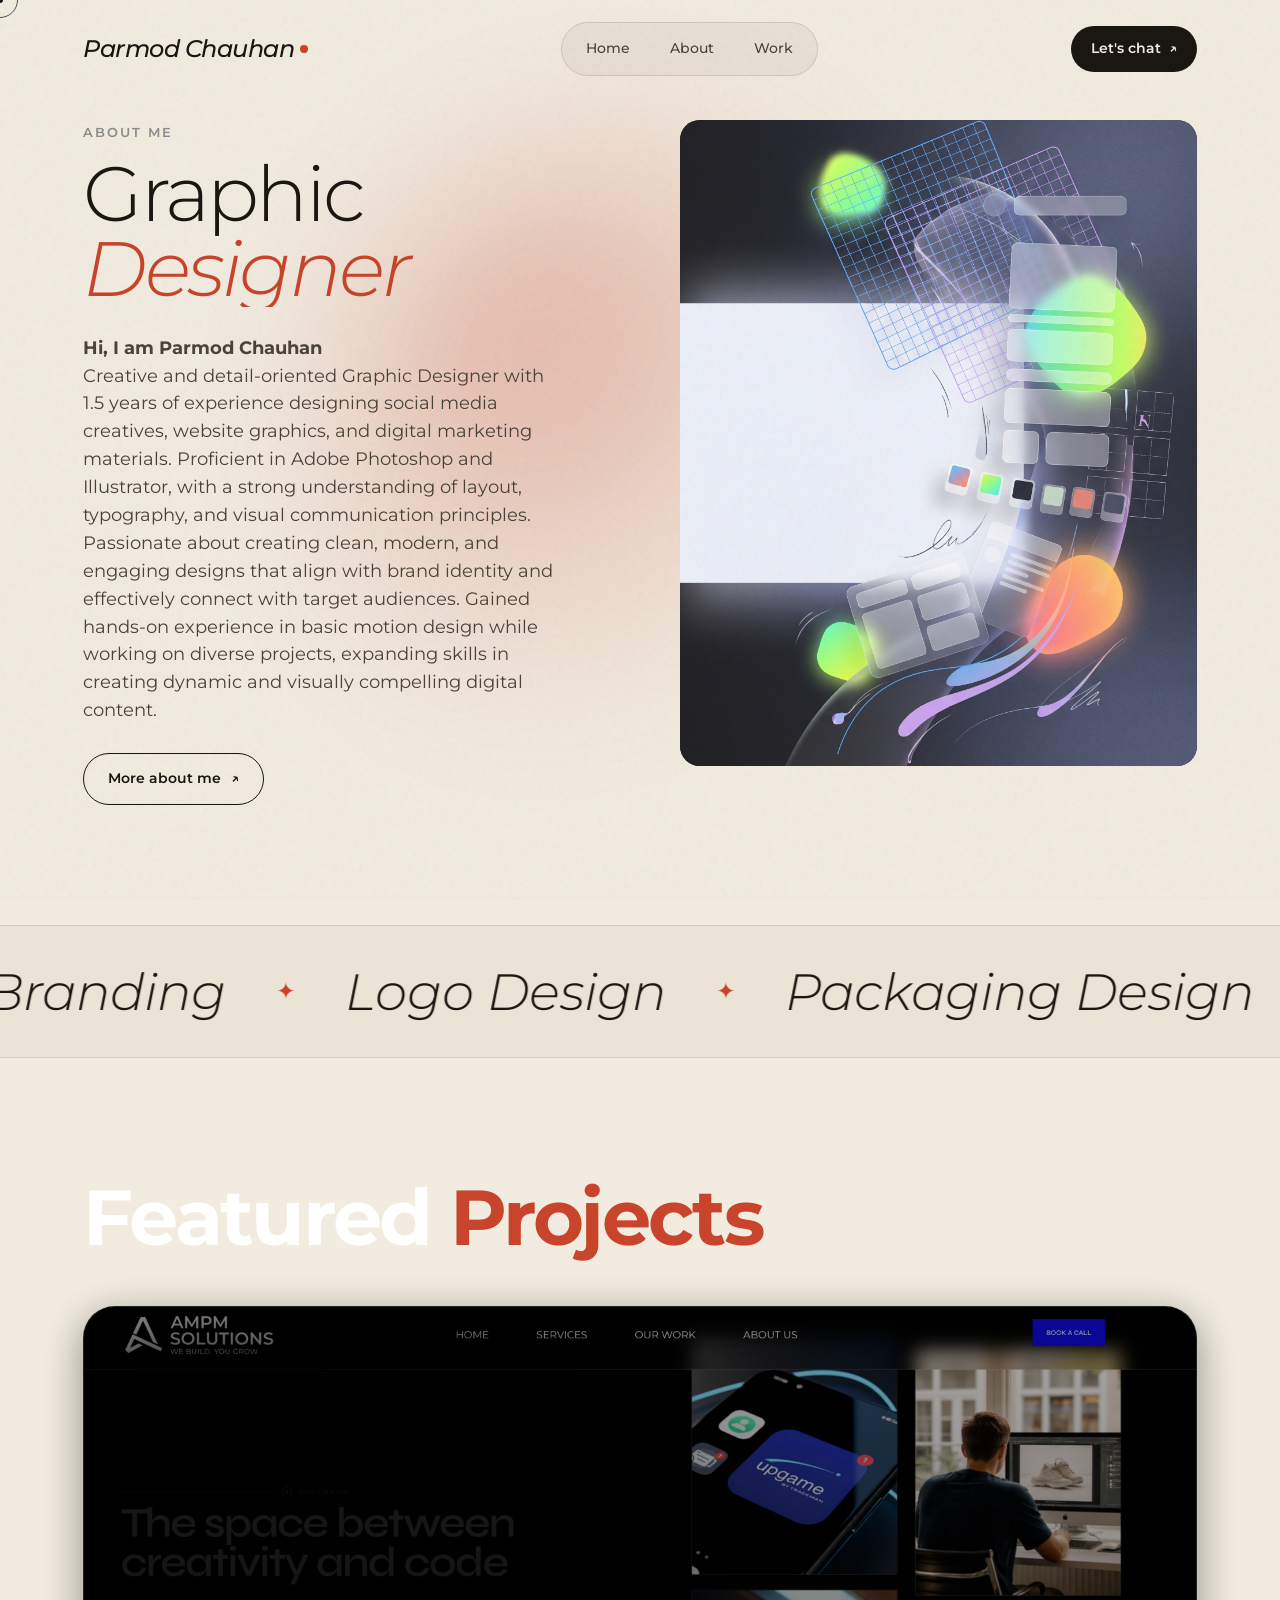
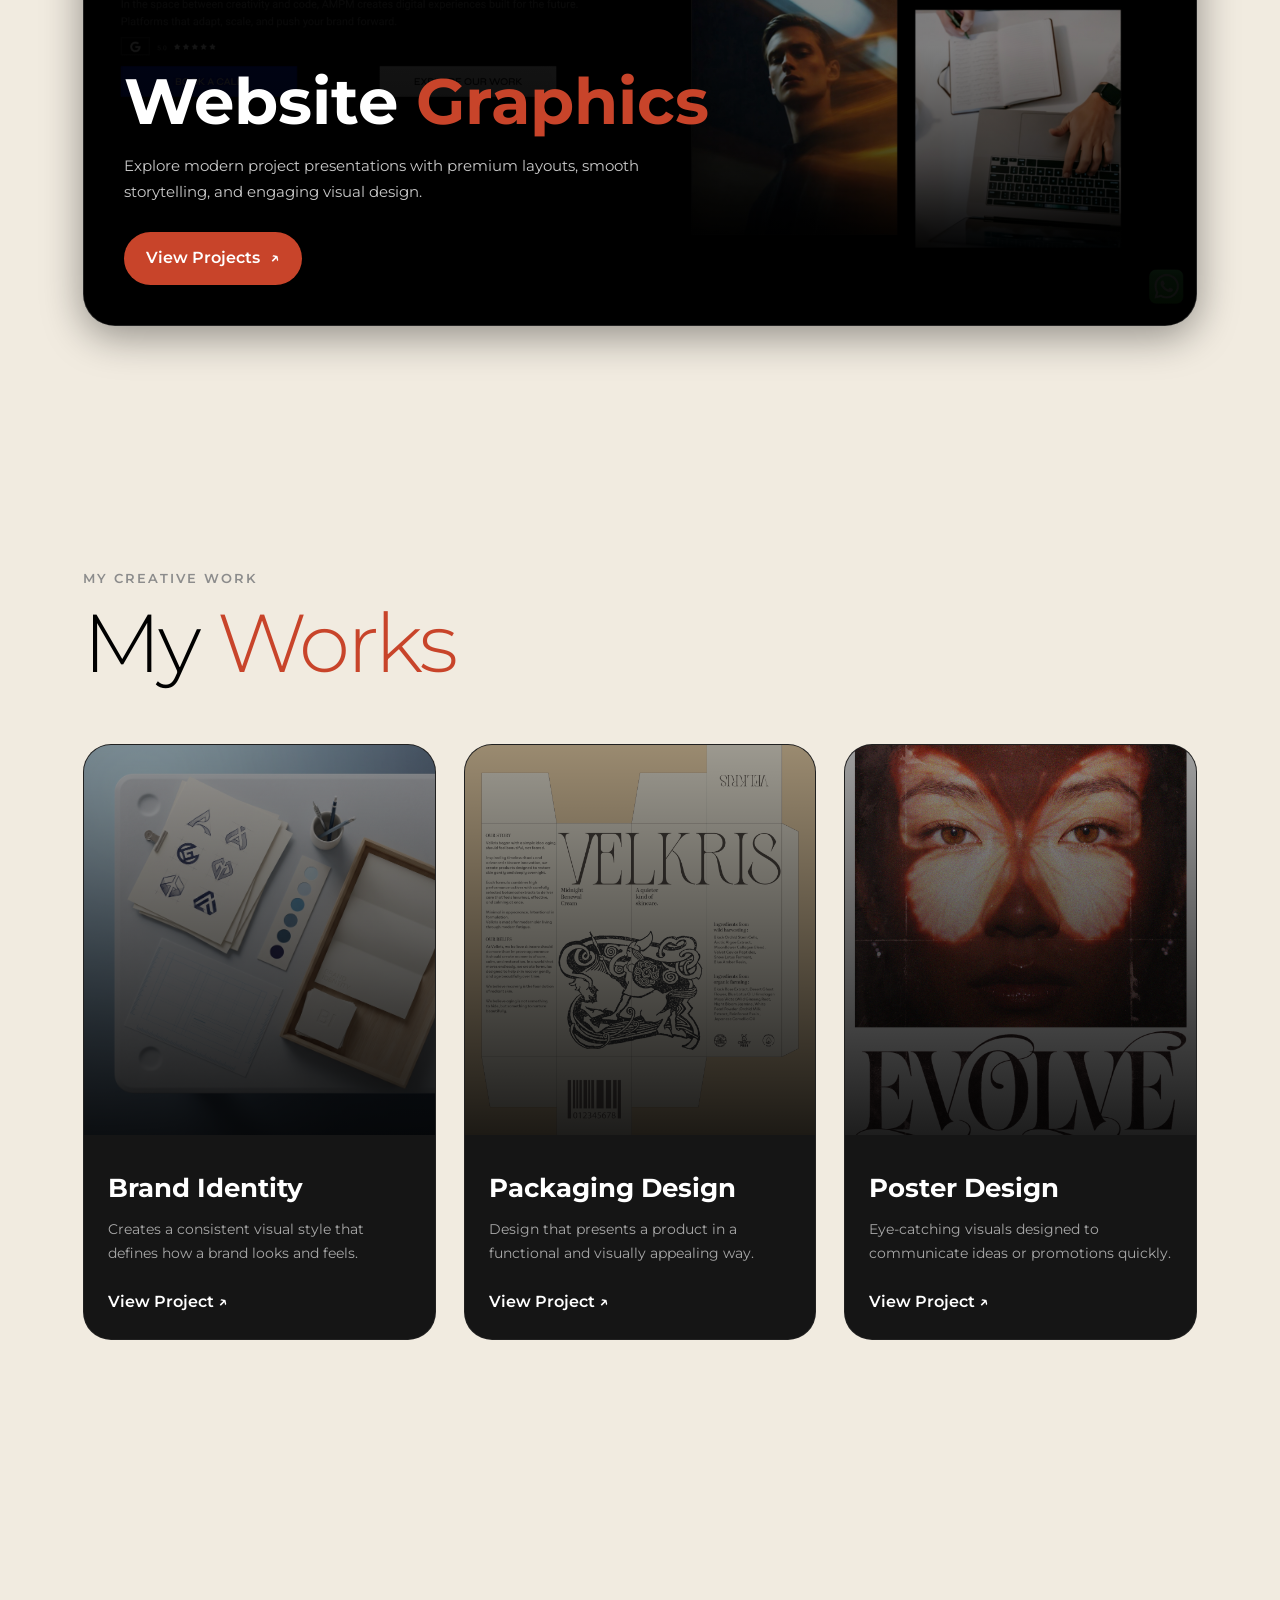
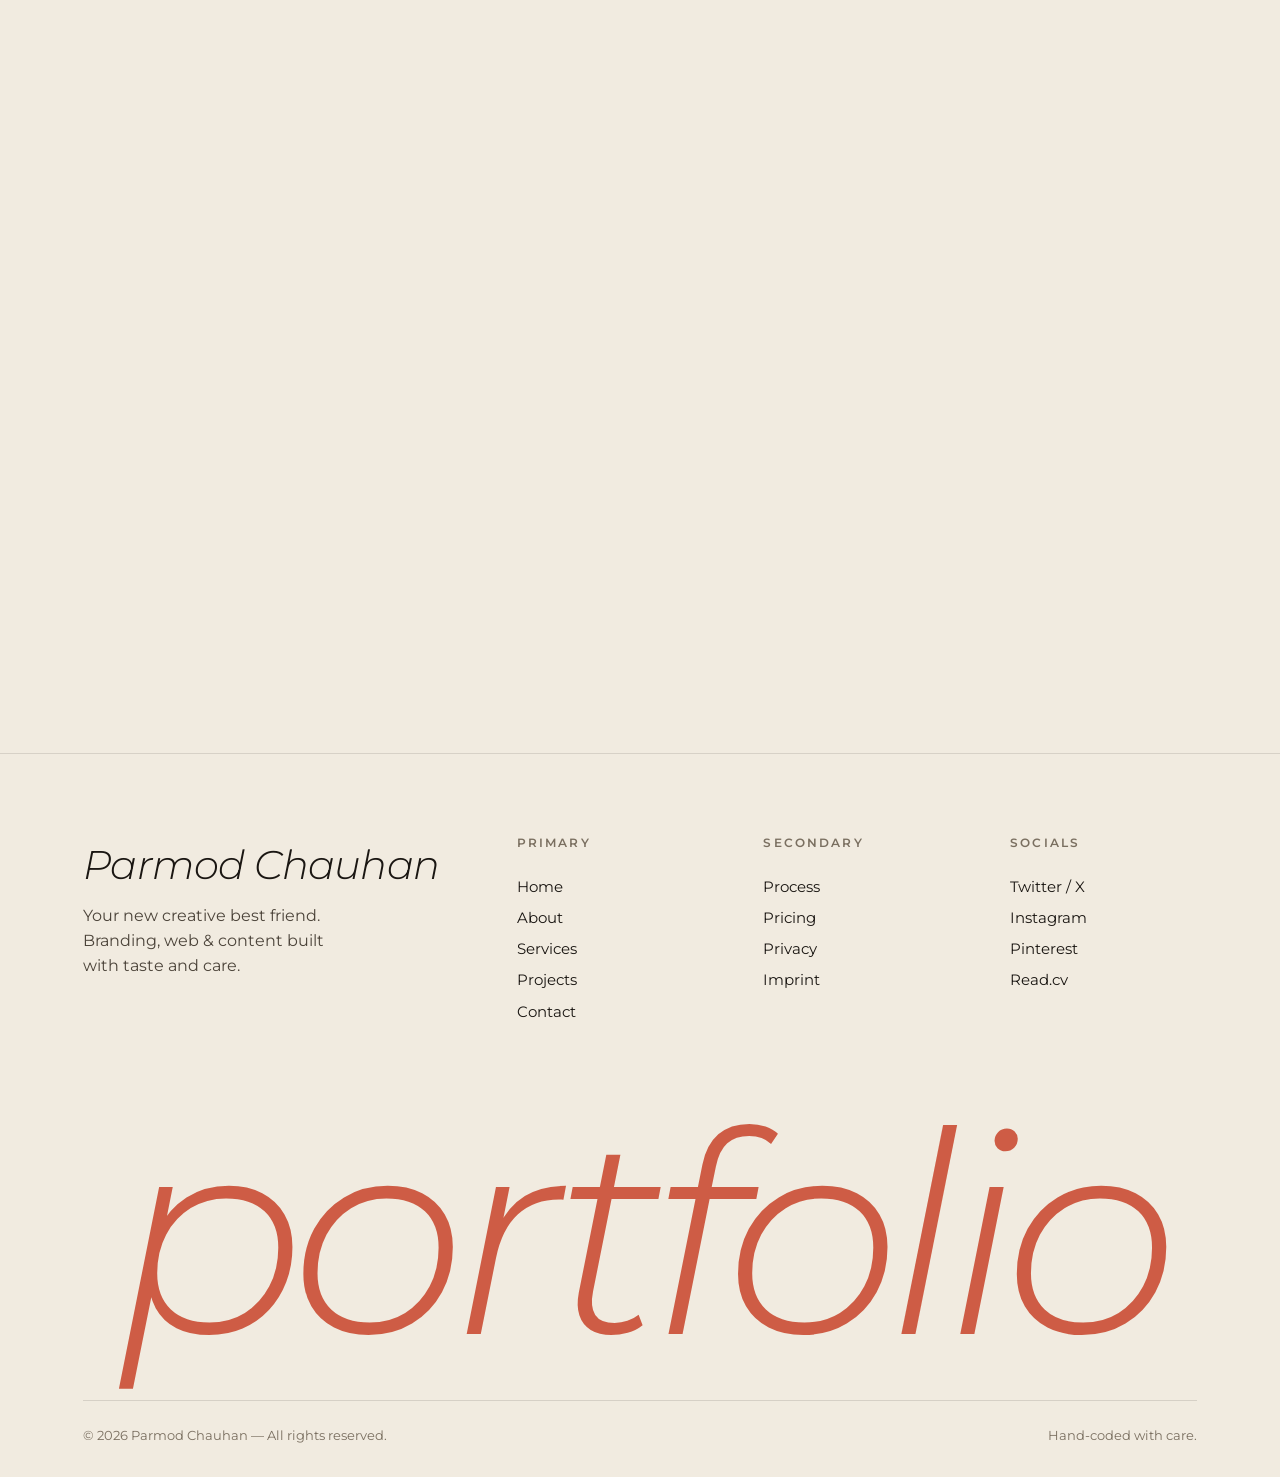
<file: index.html>
<!DOCTYPE html>
<html lang="en">
<head>
<meta charset="UTF-8" />
<meta name="viewport" content="width=device-width, initial-scale=1.0" />
<title>Stormi Porto — Creative Freelancer & Designer</title>
<meta name="description" content="Stormi Porto — creative freelancer crafting standout brands, sites and stories." />

<link rel="preconnect" href="https://fonts.googleapis.com" />
<link rel="preconnect" href="https://fonts.gstatic.com" crossorigin />
<link href="https://fonts.googleapis.com/css2?family=Montserrat:wght@300;400;500;600;700;800&display=swap" rel="stylesheet" />

<style>
/* ============================================================
   TOKENS & RESET
============================================================ */
*, *::before, *::after { box-sizing: border-box; margin: 0; padding: 0; }
:root {
  --bg: #f1ebe0;
  --bg-2: #ebe4d6;
  --ink: #1a1612;
  --ink-2: #4b4339;
  --muted: #7a6f60;
  --accent: #c8442a;
  --accent-2: #e26d3f;
  --line: rgba(26, 22, 18, 0.12);
  --serif: 'Montserrat', sans-serif;
  --sans: 'Montserrat', sans-serif;
  --maxw: 1320px;
  --ease: cubic-bezier(0.65, 0.05, 0.36, 1);
  --ease-out: cubic-bezier(0.22, 1, 0.36, 1);
}
html { scroll-behavior: smooth; }
@media (prefers-reduced-motion: reduce) { html { scroll-behavior: auto; } }
body {
  background: var(--bg);
  color: var(--ink);
  font-family: "Montserrat", sans-serif;
  font-size: 16px;
  line-height: 1.55;
  -webkit-font-smoothing: antialiased;
  overflow-x: hidden;
  cursor: none;
}
@media (max-width: 880px) { body { cursor: auto; } }
img { display: block; max-width: 100%; }
a { color: inherit; text-decoration: none; }
button { background: none; border: 0; cursor: none; font: inherit; color: inherit; }

/* Grain */
body::before {
  content: '';
  position: fixed; inset: 0;
  pointer-events: none; z-index: 250;
  opacity: 0.06;
  background-image: url("data:image/svg+xml;utf8,<svg viewBox='0 0 200 200' xmlns='http://www.w3.org/2000/svg'><filter id='n'><feTurbulence type='fractalNoise' baseFrequency='0.9' numOctaves='3' stitchTiles='stitch'/></filter><rect width='100%25' height='100%25' filter='url(%23n)'/></svg>");
  mix-blend-mode: multiply;
}

/* ============================================================
   PRELOADER
============================================================ */
.preloader {
  position: fixed; inset: 0;
  background: var(--ink);
  color: var(--bg);
  z-index: 1000;
  display: grid; place-items: center;
  transition: clip-path 1.1s var(--ease);
  clip-path: inset(0 0 0 0);
}
.preloader.gone { clip-path: inset(0 0 100% 0); pointer-events: none; }
.pre-num {
  font-family: "Montserrat", sans-serif;
  font-style: italic;
  font-weight: 300;
  font-size: clamp(80px, 18vw, 240px);
  letter-spacing: -0.04em;
  line-height: 1;
  font-variation-settings: "SOFT" 100, "opsz" 144;
  color: var(--bg);
}
.pre-num span { color: var(--accent-2); }
.pre-bar {
  position: absolute;
  bottom: 60px; left: 60px; right: 60px;
  height: 1px;
  background: rgba(241, 235, 224, 0.2);
  overflow: hidden;
}
.pre-bar i {
  display: block; height: 100%;
  background: var(--bg);
  width: 0%;
  transition: width .15s linear;
}
.pre-label {
  position: absolute;
  bottom: 80px; left: 60px;
  font-size: 12px;
  text-transform: uppercase;
  letter-spacing: 0.18em;
  color: rgba(241, 235, 224, 0.6);
}
.pre-right {
  position: absolute;
  bottom: 80px; right: 60px;
  font-size: 12px;
  text-transform: uppercase;
  letter-spacing: 0.18em;
  font-family: "Montserrat", sans-serif;
  font-style: italic;
  color: rgba(241, 235, 224, 0.6);
}
@media (max-width: 600px) {
  .pre-bar { left: 24px; right: 24px; bottom: 40px; }
  .pre-label, .pre-right { bottom: 60px; }
  .pre-label { left: 24px; }
  .pre-right { right: 24px; }
}

/* ============================================================
   CUSTOM CURSOR
============================================================ */
.cursor-dot, .cursor-ring {
  position: fixed;
  top: 0; left: 0;
  pointer-events: none;
  z-index: 999;
  border-radius: 50%;
  mix-blend-mode: difference;
}
.cursor-dot {
  width: 6px; height: 6px;
  background: #fff;
  transform: translate(-50%, -50%);
}
.cursor-ring {
  width: 36px; height: 36px;
  border: 1px solid rgba(255,255,255,0.7);
  transform: translate(-50%, -50%);
  transition: width .3s var(--ease-out), height .3s var(--ease-out),
              background .3s var(--ease-out), border-color .3s;
}
.cursor-ring.hover {
  width: 70px; height: 70px;
  background: rgba(255,255,255,0.08);
  border-color: rgba(255,255,255,0);
}
.cursor-ring.hover-text { width: 90px; height: 90px; }
.cursor-text {
  position: absolute;
  inset: 0;
  display: grid; place-items: center;
  font-family: "Montserrat", sans-serif;
  font-style: italic;
  font-size: 13px;
  color: #fff;
  opacity: 0;
  transition: opacity .25s;
}
.cursor-ring.hover-text .cursor-text { opacity: 1; }
@media (max-width: 880px) { .cursor-dot, .cursor-ring { display: none; } }


/* =========================
   FEATURED PDF SECTION
========================= */

#featured-pdfs {
  padding: 100px 0;
  background: #0d0d0d;
  overflow: hidden;
}

.wrap {
  width: min(1200px, 92%);
  margin: auto;
}

/* HEADER */

.projects-head {
  display: flex;
  justify-content: space-between;
  align-items: flex-end;
  gap: 40px;
  margin-bottom: 50px;
  flex-wrap: wrap;
}

.eyebrow {
  display: inline-block;
  color: #999;
  font-size: 13px;
  letter-spacing: 2px;
  text-transform: uppercase;
  margin-bottom: 12px;
}

.projects-head h2 {
  font-size: clamp(42px, 7vw, 78px);
  line-height: 1;
  color: #fff;
  font-weight: 700;
}

.projects-head h2 em {
  color: #7c5cff;
  font-style: normal;
}

.section-sub {
  margin-top: 18px;
  color: #9d9d9d;
  max-width: 560px;
  line-height: 1.7;
  font-size: 15px;
}

/* BUTTON */

.btn-out {
  padding: 14px 24px;
  border: 1px solid rgba(255,255,255,0.15);
  border-radius: 100px;
  color: #fff;
  text-decoration: none;
  transition: 0.35s ease;
  backdrop-filter: blur(10px);
}

.btn-out:hover {
  background: #7c5cff;
  border-color: #7c5cff;
  transform: translateY(-2px);
}

/* CARD */

.project.featured {
  position: relative;
  display: block;
  overflow: hidden;
  border-radius: 32px;
  background: #151515;
  min-height: 620px;
  text-decoration: none;
  border: 1px solid rgba(255,255,255,0.06);
  transition: 0.45s ease;
  box-shadow:
    0 10px 40px rgba(0,0,0,0.4),
    inset 0 1px 0 rgba(255,255,255,0.04);
}

.project.featured:hover {
  transform: translateY(-8px);
  box-shadow:
    0 25px 60px rgba(0,0,0,0.6),
    0 0 0 1px rgba(124,92,255,0.3);
}

/* IMAGE */

.pimg {
  position: absolute;
  inset: 0;
}

.pimg img {
  width: 100%;
  height: 100%;
  object-fit: cover;
  transition: transform 1s ease;
  filter: brightness(0.72);
}

.project.featured:hover img {
  transform: scale(1.06);
}

/* OVERLAY */

.gradient-overlay {
  position: absolute;
  inset: 0;
  background:
    linear-gradient(
      to top,
      rgba(0,0,0,0.92) 8%,
      rgba(0,0,0,0.25) 45%,
      rgba(0,0,0,0.1) 100%
    );
}

/* FLOATING BADGE */

.floating-badge {
  position: absolute;
  top: 24px;
  left: 24px;
  padding: 10px 18px;
  border-radius: 100px;
  background: rgba(255,255,255,0.12);
  backdrop-filter: blur(12px);
  color: #fff;
  font-size: 13px;
  border: 1px solid rgba(255,255,255,0.15);
}

/* PROJECT INFO */

.project-info {
  position: absolute;
  left: 40px;
  bottom: 40px;
  z-index: 2;
  max-width: 640px;
}

.top-meta {
  display: flex;
  gap: 10px;
  margin-bottom: 18px;
}

.mini-tag {
  padding: 8px 14px;
  background: rgba(255,255,255,0.1);
  border-radius: 100px;
  color: #fff;
  font-size: 12px;
  backdrop-filter: blur(10px);
}

.project-info h3 {
  color: #fff;
  font-size: clamp(34px, 5vw, 64px);
  line-height: 1.05;
  margin-bottom: 18px;
  font-weight: 700;
}

.project-info h3 em {
  color: #7c5cff;
  font-style: normal;
}

.project-info p {
  color: #c9c9c9;
  line-height: 1.7;
  margin-bottom: 28px;
  max-width: 540px;
  font-size: 15px;
}

/* CTA */

.view-btn {
  display: inline-flex;
  align-items: center;
  gap: 10px;
  padding: 14px 22px;
  background: #c8442a;
  color: #fff;
  border-radius: 100px;
  font-weight: 600;
  transition: 0.35s ease;
}

.project.featured:hover .view-btn {
  transform: translateX(6px);
}

/* HOVER MARQUEE */

.project-hover {
  position: absolute;
  top: 40px;
  right: -20px;
  transform: rotate(8deg);
  overflow: hidden;
  white-space: nowrap;
  z-index: 2;
  opacity: 0;
  transition: 0.4s ease;
}

.project.featured:hover .project-hover {
  opacity: 1;
}

.project-hover-track {
  display: flex;
  gap: 24px;
  animation: marquee 10s linear infinite;
}

.project-hover span {
  font-size: 14px;
  color: #fff;
  background: #7c5cff;
  padding: 12px 20px;
  border-radius: 100px;
}

@keyframes marquee {
  from {
    transform: translateX(0);
  }
  to {
    transform: translateX(-50%);
  }
}

/* RESPONSIVE */

@media (max-width: 768px) {

  .project.featured {
    min-height: 520px;
  }

  .project-info {
    left: 24px;
    right: 24px;
    bottom: 24px;
  }

  .project-info h3 {
    font-size: 38px;
  }

  .section-sub {
    font-size: 14px;
  }

  .project-hover {
    display: none;
  }
}

/* ============================================================
   FLOATING BLOB BG
============================================================ */
.blob {
  position: fixed;
  width: 600px; height: 600px;
  border-radius: 50%;
  background: radial-gradient(circle at 30% 30%, var(--accent), transparent 65%);
  filter: blur(80px);
  opacity: 0.35;
  pointer-events: none;
  z-index: 0;
  transform: translate3d(-300px, -300px, 0);
  will-change: transform;
}

/* ============================================================
   LAYOUT
============================================================ */
.wrap { max-width: var(--maxw); margin: 0 auto; padding: 0 32px; position: relative; z-index: 2; }
@media (max-width: 720px) { .wrap { padding: 0 20px; } }

/* ============================================================
   NAV
============================================================ */
.nav {
  position: fixed; top: 0; left: 0; right: 0;
  z-index: 90;
  padding: 22px 0;
  transition: padding .35s var(--ease), background .35s, border-color .35s;
}
.nav.scrolled {
  background: rgba(241, 235, 224, 0.8);
  backdrop-filter: blur(14px);
  -webkit-backdrop-filter: blur(14px);
  border-bottom: 1px solid var(--line);
  padding: 14px 0;
}
.nav-inner { display: flex; align-items: center; justify-content: space-between; gap: 32px; }
.logo {
  font-family: "Montserrat", sans-serif;
  font-size: 24px;
  font-weight: 500;
  font-style: italic;
  letter-spacing: -0.02em;
  font-variation-settings: "SOFT" 50;
  display: inline-flex; align-items: center; gap: 6px;
}
.logo .dot-anim {
  width: 8px; height: 8px;
  background: var(--accent);
  border-radius: 50%;
  animation: dotPulse 1.6s ease-in-out infinite;
}
@keyframes dotPulse {
  0%, 100% { transform: scale(1); }
  50% { transform: scale(1.5); }
}
.nav-links {
  display: flex; gap: 4px;
  background: rgba(26, 22, 18, 0.04);
  padding: 6px;
  border-radius: 999px;
  border: 1px solid var(--line);
}
.nav-links a {
  padding: 9px 18px;
  border-radius: 999px;
  font-size: 14px; font-weight: 500;
  color: var(--ink-2);
  position: relative;
  transition: color .25s;
}
.nav-links a::before {
  content: '';
  position: absolute; inset: 0;
  background: var(--ink);
  border-radius: 999px;
  transform: scale(0.5);
  opacity: 0;
  transition: transform .35s var(--ease-out), opacity .25s;
  z-index: -1;
}
.nav-links a:hover { color: var(--bg); }
.nav-links a:hover::before { transform: scale(1); opacity: 1; }
.nav-cta {
  position: relative;
  display: inline-flex; align-items: center; gap: 8px;
  background: var(--ink);
  color: var(--bg);
  padding: 12px 20px;
  border-radius: 999px;
  font-size: 14px; font-weight: 600;
  overflow: hidden;
  transition: transform .35s var(--ease-out);
  will-change: transform;
}
.nav-cta::before {
  content: '';
  position: absolute;
  inset: auto 0 -50% 0;
  height: 200%;
  background: var(--accent);
  border-radius: 50% 50% 0 0;
  transform: translateY(100%);
  transition: transform .5s var(--ease-out);
  z-index: 0;
}
.nav-cta:hover::before { transform: translateY(0); }
.nav-cta > * { position: relative; z-index: 1; }
.nav-cta .arr { display: inline-block; transition: transform .3s var(--ease-out); }
.nav-cta:hover .arr { transform: rotate(45deg); }
@media (max-width: 880px) { .nav-links { display: none; } }

/* ============================================================
   HERO
============================================================ */
.hero { padding: 160px 0 60px; position: relative; }
.hero-grid {
  display: grid;
  grid-template-columns: 1.1fr 0.9fr;
  gap: 40px;
  align-items: center;
}
.hero h1 {
  font-family: "Montserrat", sans-serif;
  font-weight: 300;
  font-size: clamp(56px, 9vw, 144px);
  line-height: 0.92;
  letter-spacing: -0.04em;
  font-variation-settings: "SOFT" 30, "opsz" 144;
}
.hero h1 em {
  font-style: italic;
  font-variation-settings: "SOFT" 100, "opsz" 144;
  color: var(--accent);
  display: inline-block;
}
.hero h1 .word {
  display: inline-block;
  overflow: hidden;
  vertical-align: bottom;
}
.hero h1 .word > span {
  display: inline-block;
  transform: translateY(110%);
  transition: transform 1s var(--ease-out);
}
.hero h1.reveal .word:nth-child(1) > span { transition-delay: .05s; }
.hero h1.reveal .word:nth-child(2) > span { transition-delay: .12s; }
.hero h1.reveal .word:nth-child(3) > span { transition-delay: .22s; }
.hero h1.reveal .word:nth-child(4) > span { transition-delay: .32s; }
.hero h1.reveal .word:nth-child(5) > span { transition-delay: .40s; }
.hero h1.reveal .word:nth-child(6) > span { transition-delay: .48s; }
.hero h1.reveal .word:nth-child(7) > span { transition-delay: .56s; }
.hero h1.reveal .word > span { transform: translateY(0); }

.hero-sub {
  margin-top: 28px;
  max-width: 380px;
  font-size: 16px;
  color: var(--ink-2);
  opacity: 0; transform: translateY(20px);
  transition: opacity .9s var(--ease-out) .8s, transform .9s var(--ease-out) .8s;
}
.hero-sub.in { opacity: 1; transform: none; }

.hero-meta {
  margin-top: 36px;
  display: flex; gap: 12px; flex-wrap: wrap;
  opacity: 0; transform: translateY(20px);
  transition: opacity .9s var(--ease-out) 1s, transform .9s var(--ease-out) 1s;
}
.hero-meta.in { opacity: 1; transform: none; }

.pill {
  display: inline-flex; align-items: center; gap: 8px;
  padding: 8px 14px;
  border: 1px solid var(--line);
  border-radius: 999px;
  font-size: 13px;
  color: var(--ink-2);
  background: rgba(255, 255, 255, 0.4);
  transition: background .25s, color .25s, transform .25s;
}
.pill:hover { background: var(--ink); color: var(--bg); transform: translateY(-2px); }
.pill .dot {
  width: 8px; height: 8px; border-radius: 50%;
  background: #2c8a3f;
  box-shadow: 0 0 0 3px rgba(44, 138, 63, 0.2);
  animation: pulse 2s infinite;
}
@keyframes pulse {
  0%, 100% { box-shadow: 0 0 0 3px rgba(44, 138, 63, 0.2); }
  50% { box-shadow: 0 0 0 7px rgba(44, 138, 63, 0); }
}

.hero-portrait-wrap {
  position: relative;
  opacity: 0;
  transform: scale(0.92) translateY(40px);
  transition: opacity 1.2s var(--ease-out) .4s, transform 1.2s var(--ease-out) .4s;
}
.hero-portrait-wrap.in { opacity: 1; transform: none; }
.hero-portrait {
  position: relative;
  aspect-ratio: 4/5;
  border-radius: 280px 280px 20px 20px;
  overflow: hidden;
  background: linear-gradient(135deg, #c8442a 0%, #e26d3f 100%);
  box-shadow: 0 30px 80px -20px rgba(26, 22, 18, 0.35);
  transform: rotate(-2deg);
  transition: transform .5s var(--ease-out);
  will-change: transform;
}
.hero-portrait img {
  width: 100%; height: 100%;
  object-fit: cover;
  mix-blend-mode: luminosity;
  opacity: 0.92;
  transform: scale(1.06);
  will-change: transform;
}
.hero-portrait::after {
  content: '';
  position: absolute; inset: 0;
  background: linear-gradient(180deg, transparent 60%, rgba(200, 68, 42, 0.4));
}

.hero-stamp {
  position: absolute;
  top: -30px; right: -20px;
  width: 140px; height: 140px;
  background: var(--ink);
  color: var(--bg);
  border-radius: 50%;
  display: grid; place-items: center;
  z-index: 3;
  animation: rotate 16s linear infinite;
}
@keyframes rotate { to { transform: rotate(360deg); } }
.hero-stamp svg { width: 100%; height: 100%; }

.scroll-hint {
  display: inline-flex; align-items: center; gap: 12px;
  margin-top: 60px;
  font-size: 12px;
  text-transform: uppercase;
  letter-spacing: 0.18em;
  color: var(--muted);
}
.scroll-hint .line {
  width: 60px; height: 1px;
  background: var(--muted);
  position: relative; overflow: hidden;
}
.scroll-hint .line::before {
  content: '';
  position: absolute; inset: 0;
  background: var(--ink);
  animation: lineSlide 2s var(--ease-out) infinite;
}
@keyframes lineSlide {
  0% { transform: translateX(-100%); }
  100% { transform: translateX(100%); }
}

@media (max-width: 880px) {
  .hero { padding: 130px 0 40px; }
  .hero-grid { grid-template-columns: 1fr; gap: 50px; }
  .hero-portrait-wrap { max-width: 360px; margin: 0 auto; }
}

/* ============================================================
   MARQUEE (scroll-velocity reactive)
============================================================ */
.marquee {
  border-top: 1px solid var(--line);
  border-bottom: 1px solid var(--line);
  overflow: hidden;
  padding: 26px 0;
  background: var(--bg-2);
}
.marquee-track {
  display: flex;
  gap: 50px;
  white-space: nowrap;
  width: max-content;
  will-change: transform;
}
.marquee-item {
  font-family: "Montserrat", sans-serif;
  font-style: italic;
  font-size: clamp(28px, 4vw, 52px);
  font-weight: 300;
  color: var(--ink);
  font-variation-settings: "SOFT" 100;
  display: flex; align-items: center; gap: 50px;
  transition: color .3s;
}
.marquee-item:hover { color: var(--accent); }
.marquee-item::after {
  content: '✦';
  color: var(--accent);
  font-style: normal;
  font-size: 0.45em;
  transition: transform .4s var(--ease-out);
}
.marquee-item:hover::after { transform: rotate(180deg) scale(1.4); }

/* ============================================================
   SECTION HEAD
============================================================ */
section { padding: 120px 0; position: relative; }
.eyebrow {
  font-size: 12px;
  text-transform: uppercase;
  letter-spacing: 0.18em;
  color: var(--muted);
  font-weight: 600;
  display: inline-flex; align-items: center; gap: 10px;
  margin-bottom: 24px;
}
.eyebrow::before { content: ''; width: 28px; height: 1px; background: var(--muted); }
h2 {
  font-family: "Montserrat", sans-serif;
  font-weight: 300;
  font-size: clamp(40px, 6vw, 88px);
  line-height: 0.98;
  letter-spacing: -0.035em;
  font-variation-settings: "SOFT" 30, "opsz" 144;
}
h2 em {
  font-style: italic;
  color: var(--accent);
  font-variation-settings: "SOFT" 100, "opsz" 144;
}

/* line-reveal headings */
.h-reveal .line {
  display: block;
  overflow: hidden;
}
.h-reveal .line > span {
  display: inline-block;
  transform: translateY(110%);
  transition: transform 1s var(--ease-out);
}
.h-reveal.in .line:nth-child(1) > span { transition-delay: .05s; transform: translateY(0); }
.h-reveal.in .line:nth-child(2) > span { transition-delay: .15s; transform: translateY(0); }
.h-reveal.in .line:nth-child(3) > span { transition-delay: .25s; transform: translateY(0); }

/* ============================================================
   STATS (counter)
============================================================ */
.stats {
  padding: 80px 0;
  border-top: 1px solid var(--line);
  border-bottom: 1px solid var(--line);
}
.stats-grid {
  display: grid;
  grid-template-columns: repeat(4, 1fr);
  gap: 20px;
}
.stat .num {
  font-family: "Montserrat", sans-serif;
  font-weight: 300;
  font-size: clamp(48px, 7vw, 96px);
  line-height: 1;
  letter-spacing: -0.04em;
  font-variation-settings: "SOFT" 50, "opsz" 144;
}
.stat .num em { font-style: italic; color: var(--accent); font-variation-settings: "SOFT" 100; }
.stat .label {
  margin-top: 12px;
  font-size: 13px;
  color: var(--muted);
  text-transform: uppercase;
  letter-spacing: 0.16em;
}
@media (max-width: 760px) {
  .stats-grid { grid-template-columns: repeat(2, 1fr); gap: 40px 20px; }
}

/* ============================================================
   ABOUT
============================================================ */
.about-grid {
  display: grid;
  grid-template-columns: 1fr 1fr;
  gap: 80px;
  align-items: start;
}
.about-text p {
  font-size: 18px;
  color: var(--ink-2);
  margin: 28px 0;
  max-width: 480px;
}

.btn-out {
  position: relative;
  display: inline-flex; align-items: center; gap: 10px;
  padding: 14px 24px;
  border: 1px solid var(--ink);
  border-radius: 999px;
  font-weight: 600;
  font-size: 14px;
  overflow: hidden;
  color: var(--ink);
  transition: color .35s, transform .35s var(--ease-out);
  will-change: transform;
}
.btn-out::before {
  content: '';
  position: absolute;
  inset: auto 0 -50% 0;
  height: 200%;
  background: var(--ink);
  border-radius: 50% 50% 0 0;
  transform: translateY(100%);
  transition: transform .5s var(--ease-out);
  z-index: 0;
}
.btn-out:hover { color: var(--bg); }
.btn-out:hover::before { transform: translateY(0); }
.btn-out > * { position: relative; z-index: 1; }
.btn-out .arr { transition: transform .3s var(--ease-out); }
.btn-out:hover .arr { transform: rotate(45deg); }

.showreel {
  position: relative;
  aspect-ratio: 4/5;
  border-radius: 20px;
  overflow: hidden;
  background: #2a2620;
}
.showreel img {
  width: 100%; height: 100%;
  object-fit: cover;
  transition: transform 1s var(--ease-out);
  will-change: transform;
}
.showreel:hover img { transform: scale(1.08); }
.play-btn {
  position: absolute;
  bottom: 24px; left: 24px;
  display: inline-flex; align-items: center; gap: 10px;
  background: rgba(255, 255, 255, 0.95);
  color: var(--ink);
  padding: 14px 22px;
  border-radius: 999px;
  font-weight: 600;
  font-size: 14px;
  backdrop-filter: blur(10px);
  transition: transform .35s var(--ease-out);
}
.showreel:hover .play-btn { transform: translateY(-4px); }
.play-btn .ico {
  width: 26px; height: 26px;
  background: var(--accent);
  border-radius: 50%;
  display: grid; place-items: center;
  color: white;
  font-size: 9px;
  animation: spinSlow 4s linear infinite;
}
@keyframes spinSlow { to { transform: rotate(360deg); } }
@media (max-width: 880px) { .about-grid { grid-template-columns: 1fr; gap: 50px; } }

/* ============================================================
   SERVICES (tilt cards)
============================================================ */
/* .services-head {
  display: flex; justify-content: space-between; align-items: end;
  gap: 40px; margin-bottom: 60px;
}
.services-head p { max-width: 440px; color: var(--ink-2); font-size: 17px; }
.services-grid {
  display: grid;
  grid-template-columns: repeat(4, 1fr);
  gap: 20px;
  perspective: 1200px;
}
.service {
  position: relative;
  background: var(--bg-2);
  border-radius: 20px;
  padding: 20px;
  border: 1px solid var(--line);
  transition: transform .5s var(--ease-out), background .4s, color .4s;
  transform-style: preserve-3d;
  will-change: transform;
}
.service:hover { background: var(--ink); color: var(--bg); }
.service-img {
  aspect-ratio: 1;
  border-radius: 12px;
  overflow: hidden;
  margin-bottom: 18px;
  background: var(--accent);
}
.service-img img {
  width: 100%; height: 100%; object-fit: cover;
  transition: transform .8s var(--ease-out);
}
.service:hover .service-img img { transform: scale(1.1) rotate(2deg); }
.service h3 {
  font-family: "Montserrat", sans-serif;
  font-weight: 400;
  font-size: 22px;
  letter-spacing: -0.02em;
  margin-bottom: 6px;
}
.service span {
  font-size: 13px;
  color: var(--muted);
  display: inline-flex; align-items: center; gap: 6px;
  transition: gap .3s, color .3s;
}
.service:hover span { color: var(--bg-2); gap: 12px; }
@media (max-width: 1000px) { .services-grid { grid-template-columns: repeat(2, 1fr); } }
@media (max-width: 560px) {
  .services-grid { grid-template-columns: 1fr; }
  .services-head { flex-direction: column; align-items: start; }
} */

/* ============================================================
   PROJECTS (mask reveal + marquee label on hover)
============================================================ */
/* .projects-head {
  display: flex; justify-content: space-between; align-items: end;
  gap: 40px; margin-bottom: 60px;
}
.projects-grid {
  display: grid;
  grid-template-columns: 1fr 1fr;
  gap: 24px;
}
.project {
  position: relative;
  aspect-ratio: 5/4;
  border-radius: 20px;
  overflow: hidden;
  background: #2a2620;
  isolation: isolate;
}
.project .pimg {
  position: absolute; inset: 0;
  overflow: hidden;
}
.project .pimg img {
  width: 100%; height: 100%;
  object-fit: cover;
  transform: scale(1.05);
  transition: transform 1s var(--ease-out), filter .6s;
  filter: saturate(0.85);
}
.project:hover .pimg img { transform: scale(1.12); filter: saturate(1.15); }

/* mask sweep on hover */
/* .project::before {
  content: '';
  position: absolute; inset: 0;
  background: var(--accent);
  z-index: 1;
  transform: scaleX(0);
  transform-origin: right center;
  transition: transform .7s var(--ease);
  pointer-events: none;
  mix-blend-mode: multiply;
  opacity: 0.7;
}
.project:hover::before { transform: scaleX(1); transform-origin: left center; }

.project-info {
  position: absolute;
  inset: auto 0 0 0;
  padding: 28px;
  color: white;
  background: linear-gradient(180deg, transparent, rgba(0, 0, 0, 0.6));
  display: flex; justify-content: space-between; align-items: end;
  gap: 20px;
  z-index: 2;
}
.project-info h3 {
  font-family: "Montserrat", sans-serif;
  font-weight: 400;
  font-size: 32px;
  letter-spacing: -0.02em;
  line-height: 1;
}
.project-info h3 em { font-style: italic; }
.project-tags { text-align: right; font-size: 13px; opacity: 0.85; }
.project-tags div + div { margin-top: 4px; }
.project.featured { grid-column: span 2; aspect-ratio: 21/9; }

/* hover marquee label */
/* .project-hover {
  position: absolute;
  top: 50%; left: 0; right: 0;
  transform: translateY(-50%);
  z-index: 3;
  overflow: hidden;
  pointer-events: none;
  opacity: 0;
  transition: opacity .35s;
}
.project:hover .project-hover { opacity: 1; }
.project-hover-track {
  display: flex; gap: 40px;
  white-space: nowrap;
  width: max-content;
  animation: hoverScroll 14s linear infinite;
}
@keyframes hoverScroll { to { transform: translateX(-50%); } }
.project-hover-track span {
  font-family: "Montserrat", sans-serif;
  font-style: italic;
  font-weight: 300;
  font-size: clamp(40px, 6vw, 80px);
  color: var(--bg);
  font-variation-settings: "SOFT" 100;
  display: inline-flex; align-items: center; gap: 40px;
}
.project-hover-track span::after { content: '✦'; font-style: normal; color: var(--bg); font-size: 0.45em; }

@media (max-width: 760px) {
  .projects-grid { grid-template-columns: 1fr; }
  .project.featured { grid-column: span 1; aspect-ratio: 5/4; }
  .project-info h3 { font-size: 24px; }
} */ */ */


/* =========================
   PDF LIBRARY SECTION
========================= */

#pdf-library {
  padding: 120px 0;
  background: #0d0d0d;
  position: relative;
  overflow: hidden;
}

.wrap {
  width: min(1200px, 92%);
  margin: auto;
}

/* HEADER */

.library-head {
  margin-bottom: 60px;
}

.eyebrow {
  display: inline-block;
  color: #8c8c8c;
  text-transform: uppercase;
  letter-spacing: 2px;
  font-size: 13px;
  margin-bottom: 14px;
}

.library-head h2 {
  color: #fff;
  font-size: clamp(46px, 8vw, 82px);
  line-height: 1;
  margin-bottom: 18px;
}

.library-head h2 em {
  color: #7c5cff;
  font-style: normal;
}

.section-sub {
  max-width: 620px;
  color: #a1a1a1;
  line-height: 1.8;
  font-size: 15px;
}

/* GRID */

.pdf-grid {
  display: grid;
  grid-template-columns: repeat(auto-fit, minmax(280px, 1fr));
  gap: 28px;
}

/* CARD */

.pdf-card {
  position: relative;
  overflow: hidden;
  border-radius: 28px;
  background: #151515;
  text-decoration: none;
  transition: 0.45s ease;
  border: 1px solid rgba(255,255,255,0.05);
}

.pdf-card:hover {
  transform: translateY(-10px);
  border-color: rgba(124,92,255,0.35);

  box-shadow:
    0 20px 50px rgba(0,0,0,0.5),
    0 0 0 1px rgba(124,92,255,0.15);
}

/* IMAGE */

.pdf-thumb {
  position: relative;
  height: 390px;
  overflow: hidden;
}

.pdf-thumb img {
  width: 100%;
  height: 100%;
  object-fit: cover;
  transition: transform 0.8s ease;
  filter: brightness(0.78);
}

.pdf-card:hover img {
  transform: scale(1.08);
}

.pdf-overlay {
  position: absolute;
  inset: 0;
  background:
    linear-gradient(
      to top,
      rgba(0,0,0,0.85),
      rgba(0,0,0,0.2)
    );
}

/* BADGE */

.pdf-badge {
  position: absolute;
  top: 18px;
  left: 18px;
  padding: 10px 16px;
  border-radius: 100px;
  background: rgba(255,255,255,0.12);
  color: #fff;
  font-size: 12px;
  backdrop-filter: blur(10px);
  border: 1px solid rgba(255,255,255,0.12);
}

/* CONTENT */

.pdf-content {
  padding: 24px;
}
.highlight{
  color: var(--accent);
}

.black-text{
  color: #000;
}

.orange-text{
  color: #c8442a;
}

.pdf-top {
  display: flex;
  gap: 10px;
  flex-wrap: wrap;
  margin-bottom: 14px;
}

.pdf-top span {
  padding: 8px 14px;
  border-radius: 100px;
  background: rgba(255,255,255,0.06);
  color: #bdbdbd;
  font-size: 12px;
}

.pdf-content h3 {
  color: #fff;
  font-size: 26px;
  line-height: 1.2;
  margin-bottom: 14px;
}

.pdf-content p {
  color: #a8a8a8;
  line-height: 1.7;
  font-size: 14px;
  margin-bottom: 24px;
}

/* BUTTON */

.pdf-btn {
  display: inline-flex;
  align-items: center;
  gap: 10px;
  color: #fff;
  font-weight: 600;
  transition: 0.35s ease;
}

.pdf-card:hover .pdf-btn {
  gap: 16px;
  color: #7c5cff;
}

/* RESPONSIVE */

@media (max-width: 768px) {

  #pdf-library {
    padding: 90px 0;
  }

  .pdf-thumb {
    height: 320px;
  }

  .pdf-content h3 {
    font-size: 22px;
  }

}

/* ============================================================
   TESTIMONIAL CAROUSEL
============================================================ */
.testi { padding: 80px 0; }
.testi-card {
  background: var(--bg-2);
  border: 1px solid var(--line);
  border-radius: 28px;
  padding: 60px;
  text-align: center;
  position: relative;
  overflow: hidden;
}
.testi-card::before {
  content: '\201C';
  position: absolute;
  font-family: "Montserrat", sans-serif;
  font-style: italic;
  font-size: 240px;
  color: var(--accent);
  opacity: 0.15;
  line-height: 0.6;
  top: 40px; left: 30px;
}
.testi-quote {
  font-family: "Montserrat", sans-serif;
  font-weight: 300;
  font-size: clamp(22px, 2.8vw, 34px);
  line-height: 1.35;
  letter-spacing: -0.02em;
  max-width: 720px;
  margin: 0 auto;
  font-variation-settings: "SOFT" 30;
  position: relative; z-index: 1;
}
.testi-quote em { font-style: italic; color: var(--accent); font-variation-settings: "SOFT" 100; }
.testi-author {
  margin-top: 32px;
  font-size: 14px;
  color: var(--muted);
  letter-spacing: 0.04em;
  position: relative; z-index: 1;
}
.testi-author strong { color: var(--ink); font-weight: 600; }
.testi-dots {
  display: flex; gap: 8px;
  justify-content: center;
  margin-top: 28px;
  position: relative; z-index: 1;
}
.testi-dots button {
  width: 8px; height: 8px;
  border-radius: 50%;
  background: rgba(26, 22, 18, 0.2);
  transition: background .3s, width .3s;
}
.testi-dots button.active { background: var(--accent); width: 28px; border-radius: 4px; }
.testi-stage { position: relative; min-height: 220px; }
.testi-slide {
  position: absolute; inset: 0;
  opacity: 0;
  transform: translateY(20px);
  transition: opacity .6s var(--ease-out), transform .6s var(--ease-out);
  pointer-events: none;
}
.testi-slide.active { opacity: 1; transform: none; pointer-events: auto; }
@media (max-width: 600px) {
  .testi-card { padding: 40px 24px; }
}

/* ============================================================
   CTA
============================================================ */
.cta {
  text-align: center;
  background: var(--ink);
  color: var(--bg);
  border-radius: 32px;
  padding: 120px 32px;
  margin: 60px 0;
  position: relative;
  overflow: hidden;
}
.cta::before {
  content: '';
  position: absolute;
  width: 600px; height: 600px;
  background: radial-gradient(circle, var(--accent), transparent 60%);
  top: -200px; left: -200px;
  opacity: 0.5;
  animation: float1 10s ease-in-out infinite;
}
.cta::after {
  content: '';
  position: absolute;
  width: 500px; height: 500px;
  background: radial-gradient(circle, var(--accent-2), transparent 60%);
  bottom: -200px; right: -200px;
  opacity: 0.4;
  animation: float2 12s ease-in-out infinite;
}
@keyframes float1 {
  0%, 100% { transform: translate(0, 0) scale(1); }
  50% { transform: translate(80px, 60px) scale(1.15); }
}
@keyframes float2 {
  0%, 100% { transform: translate(0, 0) scale(1); }
  50% { transform: translate(-80px, -60px) scale(1.1); }
}
.cta-inner { position: relative; z-index: 2; }
.cta h2 { font-size: clamp(48px, 8vw, 120px); }
.cta h2 em { color: var(--accent-2); }
.cta p {
  margin: 28px auto 40px;
  max-width: 520px;
  font-size: 18px;
  opacity: 0.75;
}
.cta-btn {
  position: relative;
  display: inline-flex; align-items: center; gap: 12px;
  background: var(--bg);
  color: var(--ink);
  padding: 18px 36px;
  border-radius: 999px;
  font-weight: 600;
  font-size: 16px;
  overflow: hidden;
  will-change: transform;
  transition: color .35s, transform .35s var(--ease-out);
}
.cta-btn::before {
  content: '';
  position: absolute; inset: 0;
  background: var(--accent);
  border-radius: 999px;
  transform: translateX(-101%);
  transition: transform .5s var(--ease-out);
}
.cta-btn:hover::before { transform: translateX(0); }
.cta-btn:hover { color: var(--bg); }
.cta-btn > * { position: relative; z-index: 1; }
.cta-btn .arr { transition: transform .3s var(--ease-out); }
.cta-btn:hover .arr { transform: rotate(45deg); }

/* ============================================================
   FOOTER
============================================================ */
footer { padding: 80px 0 32px; border-top: 1px solid var(--line); }
.footer-grid {
  display: grid;
  grid-template-columns: 2fr 1fr 1fr 1fr;
  gap: 60px;
  margin-bottom: 60px;
}
.footer-brand h3 {
  font-family: "Montserrat", sans-serif;
  font-style: italic;
  font-size: 40px;
  font-weight: 300;
  letter-spacing: -0.02em;
  margin-bottom: 8px;
  font-variation-settings: "SOFT" 100;
}
.footer-brand p { color: var(--ink-2); max-width: 280px; }
.footer-col h4 {
  font-size: 12px;
  text-transform: uppercase;
  letter-spacing: 0.18em;
  color: var(--muted);
  margin-bottom: 18px;
  font-weight: 600;
}
.footer-col a {
  display: inline-flex; align-items: center; gap: 6px;
  padding: 4px 0;
  color: var(--ink);
  font-size: 15px;
  transition: color .2s, gap .25s;
}
.footer-col a::after {
  content: '↗';
  opacity: 0;
  transition: opacity .2s, transform .25s;
  transform: translate(-4px, 4px);
}
.footer-col a:hover { color: var(--accent); gap: 10px; }
.footer-col a:hover::after { opacity: 1; transform: none; }

.footer-bottom {
  display: flex; justify-content: space-between;
  padding-top: 24px;
  border-top: 1px solid var(--line);
  font-size: 13px;
  color: var(--muted);
}

.big-mark {
  font-family: "Montserrat", sans-serif;
  font-style: italic;
  font-size: clamp(120px, 22vw, 320px);
  line-height: 0.9;
  text-align: center;
  letter-spacing: -0.05em;
  color: var(--accent);
  font-weight: 300;
  margin: 80px 0 40px;
  font-variation-settings: "SOFT" 100;
  opacity: 0.85;
  transition: opacity .3s, transform .8s var(--ease-out);
}
.big-mark:hover { opacity: 1; transform: scale(1.02); }

@media (max-width: 880px) {
  .footer-grid { grid-template-columns: 1fr 1fr; gap: 40px; }
  .footer-bottom { flex-direction: column; gap: 10px; }
}

/* ============================================================
   GENERIC REVEAL
============================================================ */
.reveal {
  opacity: 0; transform: translateY(40px);
  transition: opacity 1s var(--ease-out), transform 1s var(--ease-out);
}
.reveal.in { opacity: 1; transform: none; }
.reveal-stagger > * {
  opacity: 0; transform: translateY(30px);
  transition: opacity .8s var(--ease-out), transform .8s var(--ease-out);
}
.reveal-stagger.in > * { opacity: 1; transform: none; }
.reveal-stagger.in > *:nth-child(1) { transition-delay: .05s; }
.reveal-stagger.in > *:nth-child(2) { transition-delay: .15s; }
.reveal-stagger.in > *:nth-child(3) { transition-delay: .25s; }
.reveal-stagger.in > *:nth-child(4) { transition-delay: .35s; }
.reveal-stagger.in > *:nth-child(5) { transition-delay: .45s; }
</style>
</head>
<body>

<!-- PRELOADER -->
<div class="preloader" id="preloader">
  <div class="pre-label">Loading portfolio</div>
  <div class="pre-num"><span id="preNum">00</span></div>
  <div class="pre-right">© Stormi 2026</div>
  <div class="pre-bar"><i id="preBar"></i></div>
</div>

<!-- CUSTOM CURSOR -->
<div class="cursor-dot" id="cursorDot"></div>
<div class="cursor-ring" id="cursorRing">
  <span class="cursor-text" id="cursorText">View</span>
</div>

<!-- BG BLOB -->
<div class="blob" id="blob"></div>

<!-- NAV -->
<nav class="nav" id="nav">
  <div class="wrap nav-inner">
    <a href="#home" class="logo">Parmod Chauhan<span class="dot-anim"></span></a>
    <div class="nav-links">
      <a href="#home">Home</a>
      <a href="#about">About</a>
      <a href="#work">Work</a>
      <!-- <a href="#services">Services</a> -->
    </div>
    <a href="https://api.whatsapp.com/send?phone=919795448241" target="_blank" rel="noopener noreferrer" class="nav-cta magnetic" data-cursor="hover">Let's chat <span class="arr">↗</span></a>
  </div>
</nav>

<!-- HERO -->
<!-- <header class="hero" id="home">
  <div class="wrap">
    <div class="hero-grid">
      <div>
        <span class="pill"><span class="dot"></span> Available · May '26</span>
        <h1 id="heroTitle">
          <span class="word"><span>Hey,</span></span> <span class="word"><span>I'm</span></span><br/>
          <em><span class="word"><span>Stormi.</span></span></em><br/>
          <span class="word"><span>Your</span></span> <span class="word"><span>new</span></span><br/>
          <span class="word"><span>creative</span></span> <span class="word"><span>bf.</span></span>
        </h1>
        <p class="hero-sub" id="heroSub">
          A creative freelancer building bold brands, expressive sites and stories that actually feel like something. Based in Lisbon, working worldwide.
        </p>
        <div class="hero-meta" id="heroMeta">
          <span class="pill">✦ Branding</span>
          <span class="pill">✦ Web</span>
          <span class="pill">✦ Art Direction</span>
        </div>
        <div class="scroll-hint"><span class="line"></span> Scroll to explore</div>
      </div>
      <div class="hero-portrait-wrap" id="heroPortrait">
        <div class="hero-portrait" id="heroPortraitInner" data-cursor="hover-text" data-cursor-text="Hi!">
          <img src="https://picsum.photos/seed/portrait-stormi/700/900" alt="Creative portrait" id="heroImg" />
        </div>
        <div class="hero-stamp">
          <svg viewBox="0 0 100 100">
            <defs>
              <path id="circle" d="M 50, 50 m -36, 0 a 36,36 0 1,1 72,0 a 36,36 0 1,1 -72,0" />
            </defs>
            <text fill="currentColor" font-family="Montserrat" font-size="11" font-style="italic" letter-spacing="2">
              <textPath href="#circle">✦ portfolio · 2026 · creative work ✦ portfolio</textPath>
            </text>
          </svg>
        </div>
      </div>
    </div>
  </div>
</header> -->

<!-- MARQUEE
<div class="marquee" aria-hidden="true">
  <div class="marquee-track" id="marqueeTrack">
    <span class="marquee-item">Branding</span>
    <span class="marquee-item">Logo Design</span>
    <span class="marquee-item">Packaging Design</span>
    <span class="marquee-item">Social Media Post</span>
    <span class="marquee-item">Strategy</span>
    <span class="marquee-item">Branding</span>
    <span class="marquee-item">Logo Design</span>
    <span class="marquee-item">Packaging Design</span>
    <span class="marquee-item">Social Media Post</span>
    <span class="marquee-item">Strategy</span>
  </div>
</div> -->

<!-- STATS
<div class="stats">
  <div class="wrap">
    <div class="stats-grid reveal-stagger" id="statsGrid">
      <div class="stat">
        <div class="num"><span class="count" data-to="5">0</span><em>+</em></div>
        <div class="label">Years freelancing</div>
      </div>
      <div class="stat">
        <div class="num"><span class="count" data-to="120">0</span></div>
        <div class="label">Projects shipped</div>
      </div>
      <div class="stat">
        <div class="num"><span class="count" data-to="42">0</span></div>
        <div class="label">Happy clients</div>
      </div>
      <div class="stat">
        <div class="num"><em><span class="count" data-to="98">0</span>%</em></div>
        <div class="label">Would book again</div>
      </div>
    </div>
  </div>
</div> -->

<!-- ABOUT -->
<section id="about">
  <div class="wrap">
    <div class="about-grid">
      <div class="about-text">
        <span class="eyebrow">About me</span>
        <h2 class="h-reveal">
          <span class="line"><span>Graphic<em>  Designer</em></span></span>
          <!-- <span class="line"><span><em>Designer</em> 
            &amp; taste.
          </span> -->
        </span>
        </h2>
        <p class="reveal">

  <strong>Hi, I am Parmod Chauhan</strong><br>
 Creative and detail-oriented Graphic Designer with 1.5 years 
  of experience designing social media creatives, website graphics, 
  and digital marketing materials. Proficient in Adobe Photoshop 
  and Illustrator, with a strong understanding of layout, typography, 
  and visual communication principles. Passionate about creating clean, 
  modern, and engaging designs that align with brand identity and 
  effectively connect with target audiences. Gained hands-on experience 
  in basic motion design while working on diverse projects, expanding 
  skills in creating dynamic and visually compelling digital content.

</p>
        <!-- <p class="reveal">
          Five years in, two hundred-ish projects shipped, still learning. Currently obsessed with editorial layouts, motion that doesn't show off, and coffee at 4pm.
        </p> -->
        <a href="https://www.linkedin.com/in/parmod-chauhan-44b111213?utm_source=share_via&utm_content=profile&utm_medium=member_android" class="btn-out magnetic" data-cursor="hover">More about me <span class="arr">↗</span></a>
      </div>
      <div class="showreel reveal" data-cursor="hover-text" data-cursor-text="Play">
        <img src="images/Abbouut me .jpeg" alt="Showreel preview" />
        <!-- <a class="play-btn" href="#"><span class="ico">▶</span> Play showreel</a> -->
      </div>
    </div>
  </div>
</section>

<!-- MARQUEE -->
<div class="marquee" aria-hidden="true">
  <div class="marquee-track" id="marqueeTrack">
    <span class="marquee-item">Branding</span>
    <span class="marquee-item">Logo Design</span>
    <span class="marquee-item">Packaging Design</span>
    <span class="marquee-item">Social Media Post</span>
    <span class="marquee-item">Strategy</span>
    <span class="marquee-item">Branding</span>
    <span class="marquee-item">Logo Design</span>
    <span class="marquee-item">Packaging Design</span>
    <span class="marquee-item">Social Media Post</span>
    <span class="marquee-item">Strategy</span>
  </div>
</div>


<!-- FEATURED PDF PROJECTS -->

<section id="" class="featured-pdfs">
  <div class="wrap">

    <div class="projects-head reveal">
      <div>
        <!-- <span class="eyebrow">Featured Projects</span> -->
          <h2>
 Featured <span class="highlight">Projects</span>
</h2>
        <!-- <p class="section-sub">
          A curated collection of premium PDF presentations, portfolios,
          brochures, and visual case studies.
        </p> -->
      </div>

      <!-- <a href="projects.html" class="btn-out magnetic">
        See all projects
        <span class="arr">↗</span>
      </a> -->
    </div>

    <a href="projects.html"
       class="project featured parmod-total-card"
       data-cursor="hover-text"
       data-cursor-text="View Projects →">

      <!-- IMAGE -->
      <div class="pimg">
        <img
          src="images/Website-graphics.jpg.jpeg"
          alt="Parmod Chauhan Projects"
        />

        <!-- OVERLAY -->
        <div class="gradient-overlay"></div>

        <!-- FLOATING BADGE -->
        <!-- <div class="floating-badge">
          Featured PDF
        </div> -->
      </div>

      <!-- SCROLLING HOVER TEXT -->
      <!-- <div class="project-hover">
        <div class="project-hover-track">
          <span>Parmod Total</span>
          <span>Featured Work</span>
          <span>Creative Portfolio</span>
          <span>PDF Showcase</span>
        </div>
      </div> -->

      <!-- CONTENT -->
      <div class="project-info">

        <div class="top-meta">
          <!-- <span class="mini-tag">2026</span>
          <span class="mini-tag">Projects Showcase</span> -->
        </div>

        <!-- <h3>
          Website 
          <em>Graphics</em>
          
        </h3> -->
          <h3>Website  <span class="highlight">Graphics</span>
            </h3>

        <p>
          Explore modern project presentations with premium layouts,
          smooth storytelling, and engaging visual design.
        </p>

        <div class="view-btn">
          View Projects
          <span>↗</span>
        </div>

      </div>
    </a>

  </div>
</section>


<!-- TESTIMONIALS -->
<!-- <section class="testi" style="padding-top: 0;">
  <div class="wrap">
    <div class="reveal" style="text-align:center; margin-bottom: 60px;">
      <span class="eyebrow" style="justify-content:center;">Kind words</span>
      <h2>What clients <em>say</em>.</h2>
    </div>
    <div class="testi-card reveal">
      <div class="testi-stage" id="testiStage">
        <div class="testi-slide active">
          <p class="testi-quote">Stormi just <em>gets it</em>. Half the time I didn't even need to brief her — she'd come back with something better than I'd imagined. Hire her before someone else does.</p>
          <p class="testi-author"><strong>Mira Chen</strong> · Founder, Petal &amp; Roam</p>
        </div>
        <div class="testi-slide">
          <p class="testi-quote">Honestly the smoothest design process I've been through. <em>Sharp instincts</em>, zero fluff, ships on time. The new site lifted conversions by 38% in month one.</p>
          <p class="testi-author"><strong>Daniel Ortiz</strong> · CEO, Blanked</p>
        </div>
        <div class="testi-slide">
          <p class="testi-quote">Brought our brand back from the dead. <em>Genuinely magical work</em> — strategic, beautiful, and weirdly fun to work on together.</p>
          <p class="testi-author"><strong>Liv Tanaka</strong> · Creative Lead, Red Label</p>
        </div>
      </div>
      <div class="testi-dots" id="testiDots">
        <button class="active" data-i="0" aria-label="Testimonial 1"></button>
        <button data-i="1" aria-label="Testimonial 2"></button>
        <button data-i="2" aria-label="Testimonial 3"></button>
      </div>
    </div>
  </div>
</section> -->

<!-- MY PDF COLLECTION -->
<section id="work">

  <div class="wrap">

    <!-- SECTION HEADER -->
    <div class="library-head reveal">
      <div>
        <span class="eyebrow">My Creative Work</span>
     <h2>
  <span class="black-text">My</span>
  <span class="orange-text">Works</span>
</h2>
        
        
        <!-- <p class="section-sub">
          A collection of premium PDFs including brochures, portfolios,
          business presentations, product catalogs, creative layouts,
          and modern design showcases.
        </p> -->
      </div>
    </div>

    <!-- work -->
    <div class="pdf-grid">

      <!-- CARD 1 -->
      <a href="parmod-total.html" class="pdf-card">
        <div class="pdf-thumb">
          <img src="images/Branding.jpeg" alt="PDF Design">
          <div class="pdf-overlay"></div>

          <!-- <div class="pdf-badge">
            Portfolio
          </div> -->
        </div>

        <div class="pdf-content">
          <div class="pdf-top">
            <!-- <span>2026</span>
            <span>Creative PDF</span> -->
          </div>

          <h3>Brand Identity</h3>

          <p>
            Creates a consistent visual style that defines how a brand looks and feels.
          </p>

          <div class="pdf-btn">
            View Project ↗
          </div>
        </div>
      </a>

      <!-- CARD 2 -->
      <a href="packaging_design.html" class="pdf-card">
        <div class="pdf-thumb">
          <img src="images/Velkris.jpg.jpeg" alt="PDF Design">
          <div class="pdf-overlay"></div>

          <!-- <div class="pdf-badge">
            Business
          </div> -->
        </div>

        <div class="pdf-content">
          <div class="pdf-top">
            <!-- <span>2026</span>
            <span>Packaging Design</span> -->
          </div>

          <h3>Packaging Design</h3>

          <p>
            Design that presents a product in a functional and visually appealing way.
          </p>

          <div class="pdf-btn">
            View Project ↗
          </div>
        </div>
      </a>

      <!-- CARD 3 -->
      <a href="poster_design.html" class="pdf-card">
        <div class="pdf-thumb">
          <img src="images/Evolve.jpg.jpeg" alt="PDF Design">
          <div class="pdf-overlay"></div>

          <!-- <div class="pdf-badge">
            Branding
          </div> -->
        </div>

        <div class="pdf-content">
          <div class="pdf-top">
            <!-- <span>2026</span>
            <span>Brand Identity</span> -->
          </div>

          <h3>Poster Design</h3>

          <p>
            Eye-catching visuals designed to communicate ideas or promotions quickly.
          </p>

          <div class="pdf-btn">
            View Project ↗
          </div>
        </div>
      </a>

      <!-- CARD 4 -->
      <!-- <a href="#" class="pdf-card">
        <div class="pdf-thumb">
          <img src="https://picsum.photos/seed/pdf4/600/800" alt="PDF Design">
          <div class="pdf-overlay"></div>

          <div class="pdf-badge">
            Catalog
          </div>
        </div>

        <div class="pdf-content">
          <div class="pdf-top">
            <span>2026</span>
            <span>Product Design</span>
          </div>

          <h3>Packaging Design</h3>

          <p>
            Stylish catalog PDF with luxury product presentation and clean structure.
          </p>

          <div class="pdf-btn">
            View PDF ↗
          </div>
        </div>
      </a> -->

    </div>

  </div>

</section>

<!-- CTA -->
<section id="contact" style="padding-top: 0;">
  <div class="wrap">
    <div class="cta reveal">
      <div class="cta-inner">
        <h2 class="h-reveal">
          <span class="line"><span>Love what</span></span>
          <span class="line"><span>you <em>see?</em></span></span>
        </h2>
        <p>Let's build something that actually feels like you — sharp identity, a site that converts, content people stop scrolling for.</p>
        <a href="https://www.linkedin.com/in/parmod-chauhan-44b111213?utm_source=share_via&utm_content=profile&utm_medium=member_android" class="cta-btn magnetic" data-cursor="hover">Get in touch <span class="arr">↗</span></a>
      </div>
    </div>
  </div>
</section>

<!-- FOOTER -->
<footer>
  <div class="wrap">
    <div class="footer-grid">
      <div class="footer-brand">
        <h3>Parmod Chauhan</h3>
        <p>Your new creative best friend. Branding, web &amp; content built with taste and care.</p>
      </div>
      <div class="footer-col">
        <h4>Primary</h4>
        <a href="#home">Home</a><br/>
        <a href="#about">About</a><br/>
        <a href="#services">Services</a><br/>
        <a href="#work">Projects</a><br/>
        <a href="#contact">Contact</a>
      </div>
      <div class="footer-col">
        <h4>Secondary</h4>
        <a href="#">Process</a><br/>
        <a href="#">Pricing</a><br/>
        <a href="#">Privacy</a><br/>
        <a href="#">Imprint</a>
      </div>
      <div class="footer-col">
        <h4>Socials</h4>
        <a href="#">Twitter / X</a><br/>
        <a href="#">Instagram</a><br/>
        <a href="#">Pinterest</a><br/>
        <a href="#">Read.cv</a>
      </div>
    </div>
    <div class="big-mark">portfolio</div>
    <div class="footer-bottom">
      <div>© 2026 Parmod Chauhan — All rights reserved.</div>
      <div>Hand-coded with care.</div>
    </div>
  </div>
</footer>

<script>
/* ============================================================
   PRELOADER
============================================================ */
(function() {
  const num = document.getElementById('preNum');
  const bar = document.getElementById('preBar');
  const pre = document.getElementById('preloader');
  let n = 0;
  const tick = () => {
    n += Math.random() * 8 + 2;
    if (n >= 100) n = 100;
    num.textContent = String(Math.floor(n)).padStart(2, '0');
    bar.style.width = n + '%';
    if (n < 100) setTimeout(tick, 60 + Math.random() * 80);
    else setTimeout(() => {
      pre.classList.add('gone');
      document.body.classList.add('loaded');
      triggerHero();
    }, 350);
  };
  tick();
})();

function triggerHero() {
  document.getElementById('heroTitle').classList.add('reveal');
  setTimeout(() => document.getElementById('heroSub').classList.add('in'), 400);
  setTimeout(() => document.getElementById('heroMeta').classList.add('in'), 500);
  setTimeout(() => document.getElementById('heroPortrait').classList.add('in'), 200);
}

/* ============================================================
   CUSTOM CURSOR
============================================================ */
(function() {
  if (window.matchMedia('(max-width: 880px)').matches) return;
  const dot = document.getElementById('cursorDot');
  const ring = document.getElementById('cursorRing');
  const txt = document.getElementById('cursorText');
  let mx = 0, my = 0, rx = 0, ry = 0;
  window.addEventListener('mousemove', (e) => {
    mx = e.clientX; my = e.clientY;
    dot.style.transform = `translate(${mx}px, ${my}px) translate(-50%, -50%)`;
  });
  function loop() {
    rx += (mx - rx) * 0.18;
    ry += (my - ry) * 0.18;
    ring.style.transform = `translate(${rx}px, ${ry}px) translate(-50%, -50%)`;
    requestAnimationFrame(loop);
  }
  loop();
  document.querySelectorAll('[data-cursor]').forEach(el => {
    el.addEventListener('mouseenter', () => {
      const t = el.dataset.cursor;
      ring.classList.add(t);
      if (el.dataset.cursorText) txt.textContent = el.dataset.cursorText;
    });
    el.addEventListener('mouseleave', () => {
      ring.classList.remove('hover', 'hover-text');
    });
  });
})();

/* ============================================================
   MAGNETIC BUTTONS
============================================================ */
(function() {
  if (window.matchMedia('(max-width: 880px)').matches) return;
  document.querySelectorAll('.magnetic').forEach(el => {
    const strength = 18;
    el.addEventListener('mousemove', (e) => {
      const r = el.getBoundingClientRect();
      const x = e.clientX - r.left - r.width / 2;
      const y = e.clientY - r.top - r.height / 2;
      el.style.transform = `translate(${x / r.width * strength}px, ${y / r.height * strength}px)`;
    });
    el.addEventListener('mouseleave', () => { el.style.transform = ''; });
  });
})();

/* ============================================================
   BG BLOB FOLLOW
============================================================ */
(function() {
  if (window.matchMedia('(max-width: 880px)').matches) return;
  const blob = document.getElementById('blob');
  let mx = window.innerWidth / 2, my = window.innerHeight / 2;
  let bx = mx, by = my;
  window.addEventListener('mousemove', (e) => { mx = e.clientX; my = e.clientY; });
  function loop() {
    bx += (mx - bx) * 0.04;
    by += (my - by) * 0.04;
    blob.style.transform = `translate3d(${bx - 300}px, ${by - 300}px, 0)`;
    requestAnimationFrame(loop);
  }
  loop();
})();

/* ============================================================
   NAV SCROLL STATE
============================================================ */
const nav = document.getElementById('nav');
window.addEventListener('scroll', () => {
  nav.classList.toggle('scrolled', window.scrollY > 30);
});

/* ============================================================
   HERO PORTRAIT PARALLAX + TILT
============================================================ */
(function() {
  const img = document.getElementById('heroImg');
  const portrait = document.getElementById('heroPortraitInner');
  if (!img || !portrait) return;
  window.addEventListener('scroll', () => {
    const y = window.scrollY;
    if (y < window.innerHeight) {
      img.style.transform = `scale(1.06) translateY(${y * 0.12}px)`;
    }
  });
  if (window.matchMedia('(max-width: 880px)').matches) return;
  portrait.addEventListener('mousemove', (e) => {
    const r = portrait.getBoundingClientRect();
    const x = (e.clientX - r.left) / r.width - 0.5;
    const y = (e.clientY - r.top) / r.height - 0.5;
    portrait.style.transform = `rotate(-2deg) rotateY(${x * 6}deg) rotateX(${-y * 6}deg)`;
  });
  portrait.addEventListener('mouseleave', () => {
    portrait.style.transform = 'rotate(-2deg)';
  });
})();

/* ============================================================
   MARQUEE — scroll velocity reactive
============================================================ */
(function() {
  const track = document.getElementById('marqueeTrack');
  if (!track) return;
  let pos = 0;
  const baseSpeed = 0.6;
  let speed = baseSpeed;
  let lastScroll = window.scrollY;
  window.addEventListener('scroll', () => {
    const delta = window.scrollY - lastScroll;
    lastScroll = window.scrollY;
    const boost = Math.min(Math.abs(delta) * 0.15, 6) * Math.sign(delta || 1);
    speed = baseSpeed + boost;
  });
  function loop() {
    pos -= speed;
    speed += (baseSpeed - speed) * 0.04;
    const w = track.scrollWidth / 2;
    if (pos <= -w) pos += w;
    if (pos > 0) pos -= w;
    track.style.transform = `translateX(${pos}px)`;
    requestAnimationFrame(loop);
  }
  loop();
})();

/* ============================================================
   TILT CARDS (services)
============================================================ */
(function() {
  if (window.matchMedia('(max-width: 880px)').matches) return;
  document.querySelectorAll('.tilt').forEach(card => {
    card.addEventListener('mousemove', (e) => {
      const r = card.getBoundingClientRect();
      const x = (e.clientX - r.left) / r.width - 0.5;
      const y = (e.clientY - r.top) / r.height - 0.5;
      card.style.transform = `perspective(1000px) rotateY(${x * 10}deg) rotateX(${-y * 10}deg) translateY(-6px)`;
    });
    card.addEventListener('mouseleave', () => { card.style.transform = ''; });
  });
})();

/* ============================================================
   COUNTERS
============================================================ */
function animateCounters(scope) {
  scope.querySelectorAll('.count').forEach(el => {
    const to = +el.dataset.to;
    const dur = 1500;
    const start = performance.now();
    function step(now) {
      const t = Math.min((now - start) / dur, 1);
      const eased = 1 - Math.pow(1 - t, 3);
      el.textContent = Math.floor(eased * to);
      if (t < 1) requestAnimationFrame(step);
    }
    requestAnimationFrame(step);
  });
}

/* ============================================================
   SCROLL REVEAL
============================================================ */
const io = new IntersectionObserver((entries) => {
  entries.forEach(e => {
    if (!e.isIntersecting) return;
    e.target.classList.add('in');
    if (e.target.id === 'statsGrid') animateCounters(e.target);
    io.unobserve(e.target);
  });
}, { threshold: 0.15, rootMargin: '0px 0px -60px 0px' });

document.querySelectorAll('.reveal, .reveal-stagger, .h-reveal').forEach(el => io.observe(el));

/* ============================================================
   TESTIMONIAL CAROUSEL
============================================================ */
(function() {
  const slides = document.querySelectorAll('.testi-slide');
  const dots = document.querySelectorAll('#testiDots button');
  let i = 0, timer;
  function go(n) {
    slides[i].classList.remove('active');
    dots[i].classList.remove('active');
    i = (n + slides.length) % slides.length;
    slides[i].classList.add('active');
    dots[i].classList.add('active');
  }
  function autoplay() { clearInterval(timer); timer = setInterval(() => go(i + 1), 6000); }
  dots.forEach(d => d.addEventListener('click', () => { go(+d.dataset.i); autoplay(); }));
  autoplay();
})();
</script>
</body>
</html>
</file>
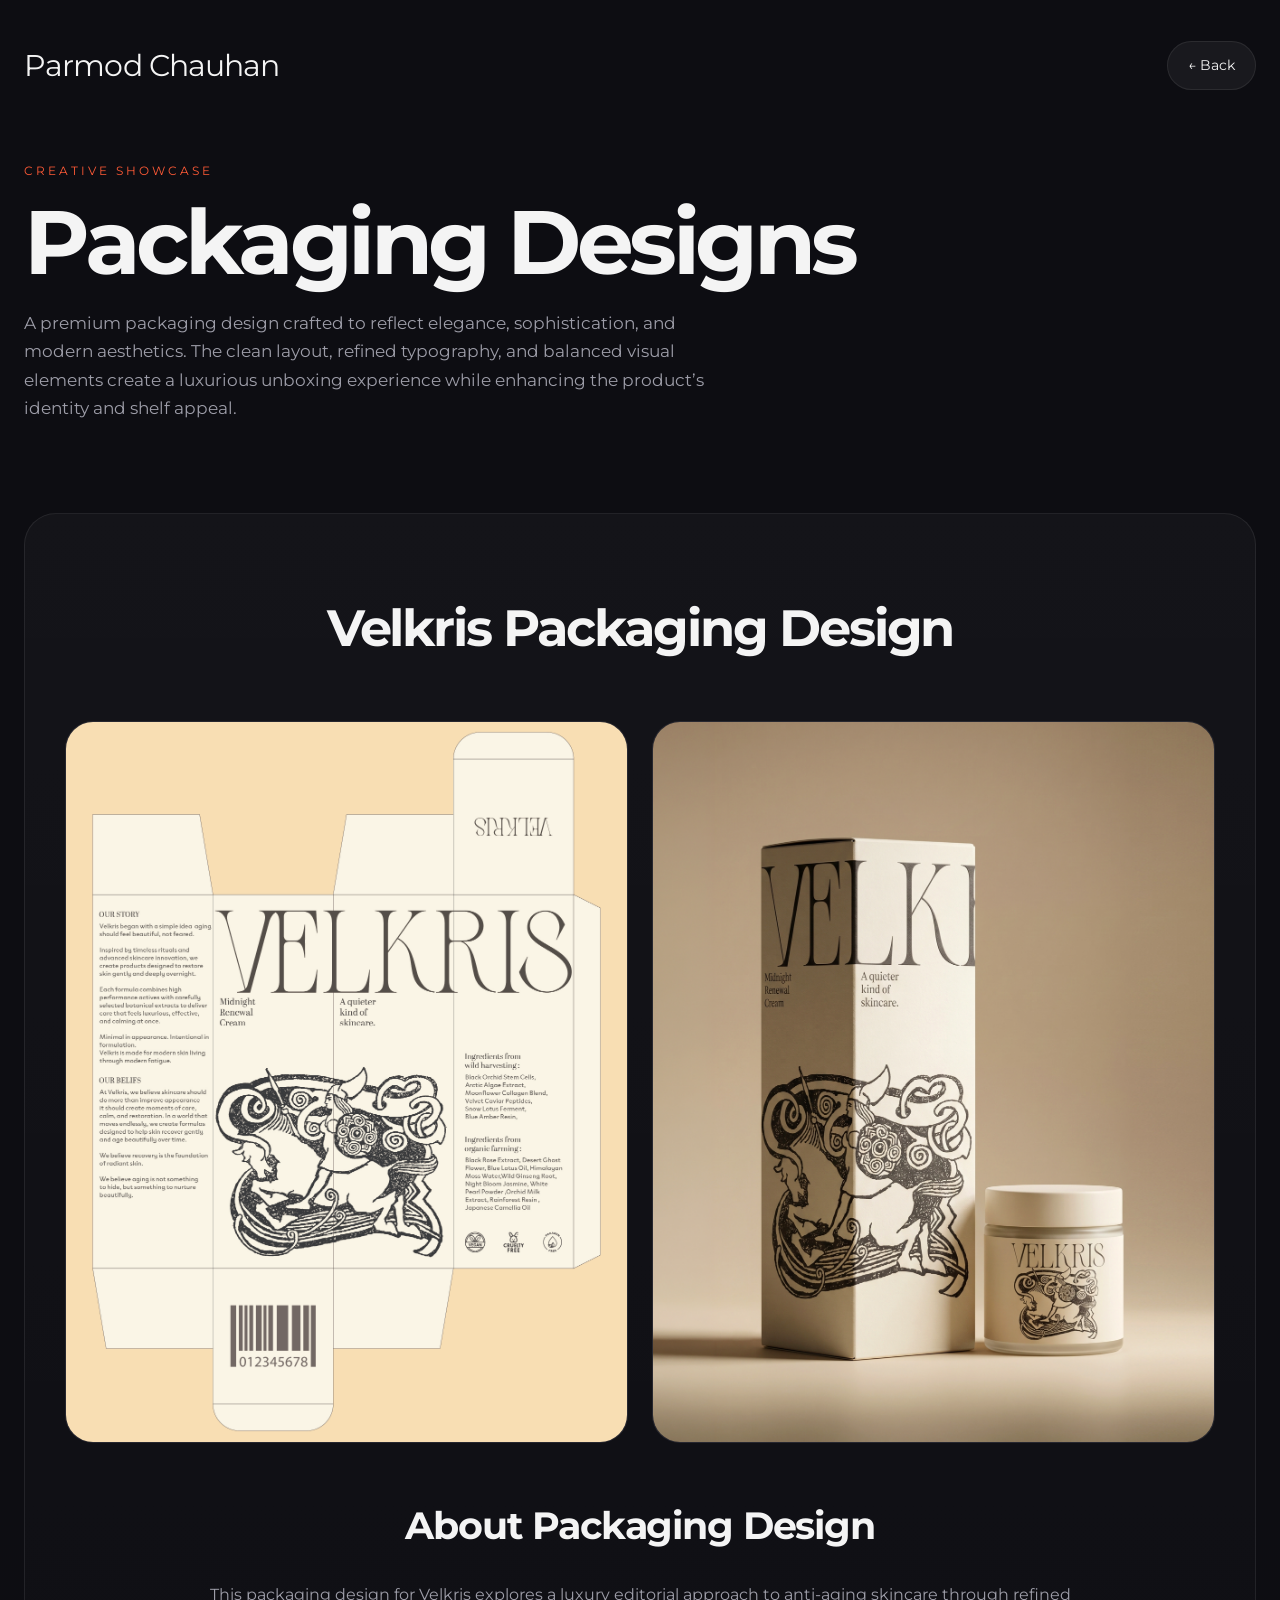
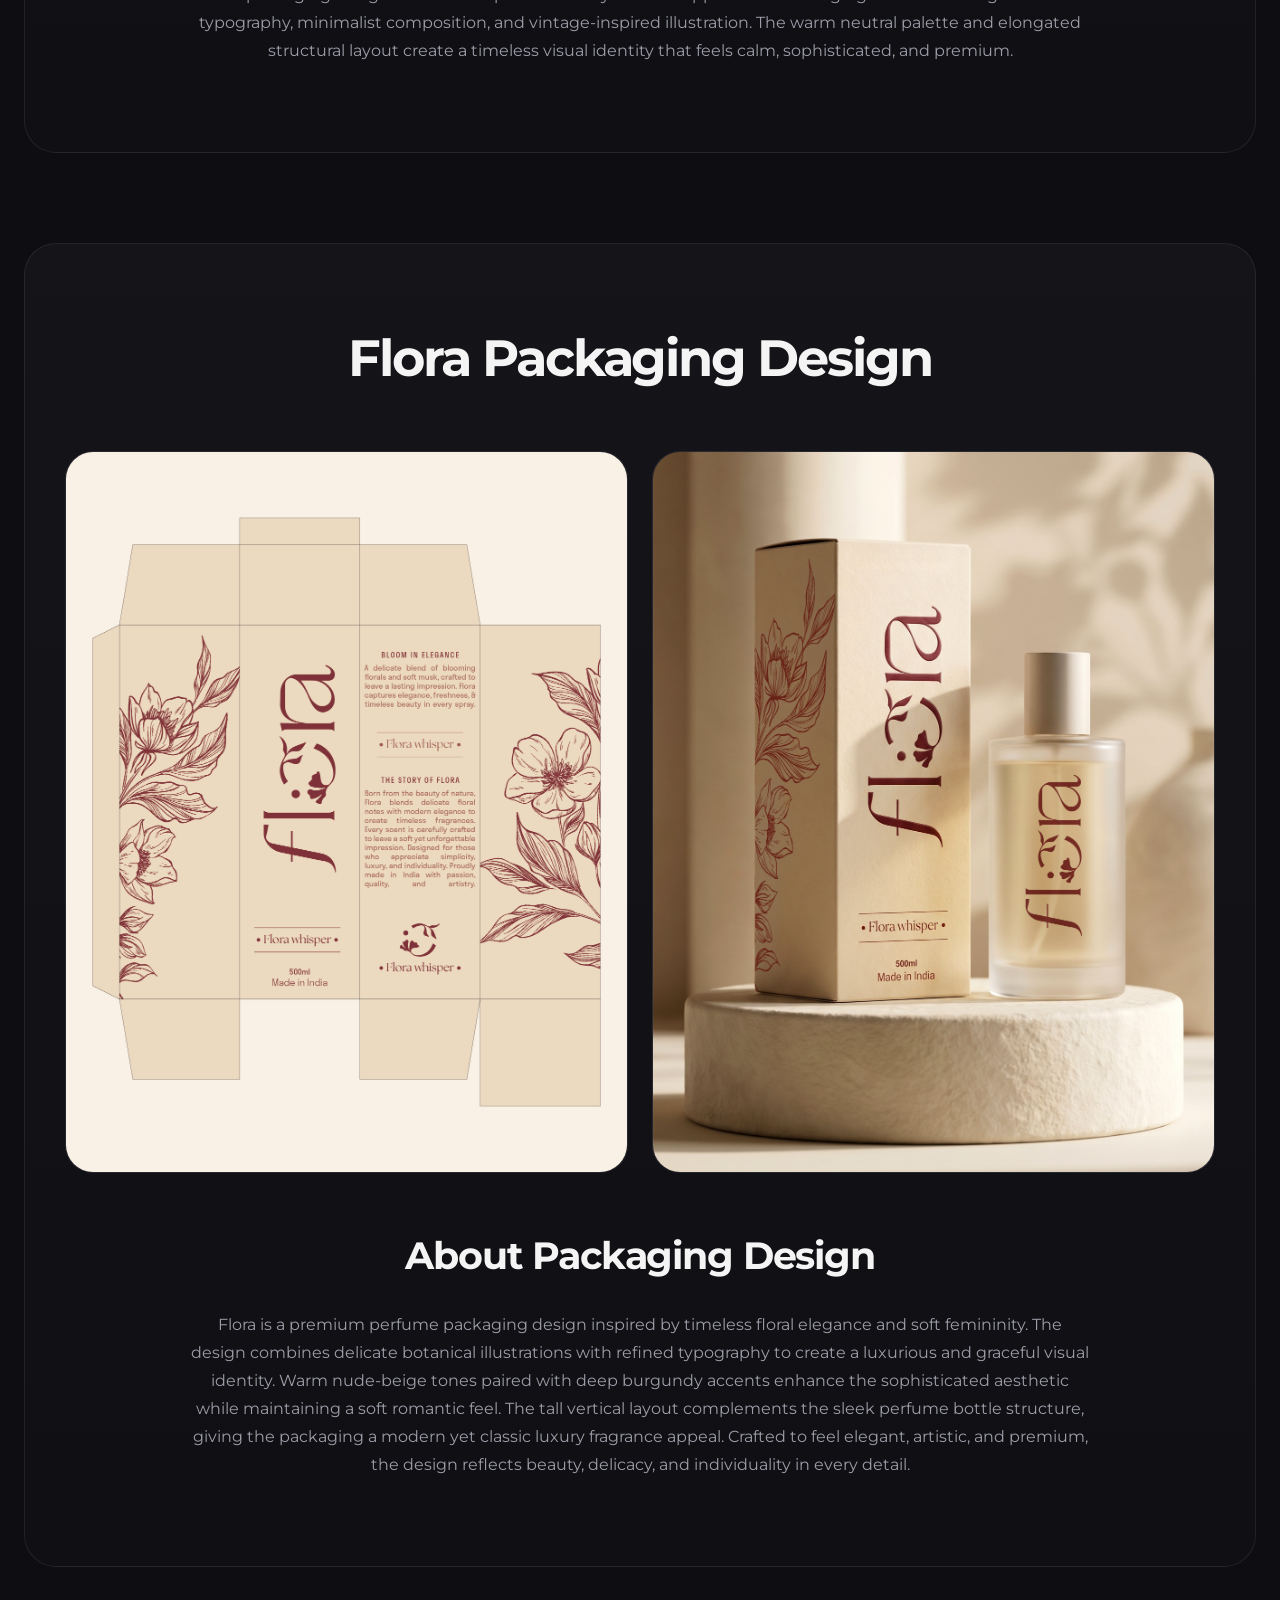
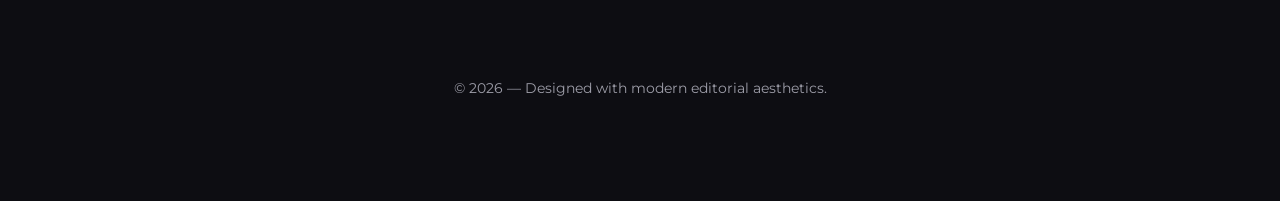
<file: packaging_design.html>
<!DOCTYPE html>
<html lang="en">
<head>
  <meta charset="UTF-8" />
  <meta name="viewport" content="width=device-width, initial-scale=1.0"/>

  <title>Posting Designs</title>

  <link rel="preconnect" href="https://fonts.googleapis.com">
  <link rel="preconnect" href="https://fonts.gstatic.com" crossorigin>

  <link href="https://fonts.googleapis.com/css2?family=Montserrat:wght@300;400;500;600;700;800&display=swap" rel="stylesheet" />

  <style>

    *{
      margin:0;
      padding:0;
      box-sizing:border-box;
    }

    :root{
      --bg:#0d0d12;
      --card:#15151d;
      --text:#f4f4f4;
      --muted:#9d9da8;
      --accent:#ff5a36;
      --border:rgba(255,255,255,0.08);
      --radius:28px;
      --max-width:1300px;
    }

    body{
      background:var(--bg);
      color:var(--text);
      font-family: "Montserrat", sans-serif;
      overflow-x:hidden;
      line-height:1.7;
    }

    img{
      width:100%;
      display:block;
      object-fit:cover;
    }

    a{
      text-decoration:none;
      color:inherit;
    }

    .container{
      max-width:var(--max-width);
      margin:auto;
      padding:40px 24px 100px;
    }

    /* HEADER */

    .top-bar{
      display:flex;
      justify-content:space-between;
      align-items:center;
      margin-bottom:70px;
    }

    .logo{
      font-family: "Montserrat", sans-serif;
      font-size:30px;
      letter-spacing:-0.03em;
    }

    .back-btn{
      padding:12px 20px;
      border-radius:999px;
      border:1px solid var(--border);
      background:rgba(255,255,255,0.05);
      transition:0.3s ease;
      font-size:14px;
    }

    .back-btn:hover{
      transform:translateY(-3px);
      background:rgba(255,255,255,0.08);
    }

    /* HERO */

    .hero{
      margin-bottom:80px;
    }

    .hero span{
      color:var(--accent);
      text-transform:uppercase;
      letter-spacing:0.25em;
      font-size:12px;
      display:block;
      margin-bottom:18px;
    }

    .hero h1{
      font-family: "Montserrat", sans-serif;
      font-size:clamp(3rem,7vw,6rem);
      line-height:0.95;
      letter-spacing:-0.05em;
      margin-bottom:24px;
    }

    .hero p{
      max-width:720px;
      color:var(--muted);
      font-size:1.05rem;
    }

    /* SHOWCASE SECTION */

    .showcase-section{
      padding:70px 40px;
      border-radius:32px;
      margin-top:90px;
      border:1px solid var(--border);
      overflow:hidden;
    }

    .showcase-section.primary{
      background:linear-gradient(
        180deg,
        rgba(255,255,255,0.03),
        rgba(255,255,255,0.01)
      );
    }

    .showcase-section.secondary{
     background:linear-gradient(
        180deg,
        rgba(255,255,255,0.03),
        rgba(255,255,255,0.01)
      );
/* 
      border-color:rgba(255,90,54,0.2); */
    }

    /* SECTION TOP */

    .section-top{
      text-align:center;
      margin-bottom:50px;
    }

    .section-top span{
      color:var(--accent);
      text-transform:uppercase;
      letter-spacing:0.22em;
      font-size:12px;
      display:block;
      margin-bottom:14px;
    }

    .section-top h2{
      font-family: "Montserrat", sans-serif;
      font-size:clamp(2rem,4vw,4rem);
      letter-spacing:-0.04em;
    }

    /* IMAGE GRID */

    .design-grid{
      display:grid;
      grid-template-columns:1fr 1fr;
      gap:24px;
      margin-bottom:50px;
    }

    .design-card{
      background:var(--card);
      border:1px solid var(--border);
      border-radius:var(--radius);
      overflow:hidden;
      transition:0.35s ease;
    }

    .design-card:hover{
      transform:translateY(-8px);
      border-color:rgba(255,90,54,0.4);
      box-shadow:0 20px 60px rgba(0,0,0,0.35);
    }

    .design-card img{
      height:720px;
    }

    /* DESCRIPTION */

    .description{
      max-width:900px;
      margin:auto;
      text-align:center;
    }

    .description h3{
      font-family: "Montserrat", sans-serif;
      font-size:clamp(1.8rem,3vw,3rem);
      margin-bottom:22px;
      letter-spacing:-0.03em;
    }

    .description p{
      color:var(--muted);
      font-size:1.03rem;
      margin-bottom:18px;
    }

    /* FOOTER */

    .footer{
      padding-top:110px;
      text-align:center;
      color:var(--muted);
      font-size:14px;
    }

    /* RESPONSIVE */

    @media(max-width:900px){

      .design-grid{
        grid-template-columns:1fr;
      }

      .design-card img{
        height:580px;
      }

      .showcase-section{
        padding:50px 24px;
      }

    }

    @media(max-width:640px){

      .container{
        padding-inline:20px;
      }

      .top-bar{
        margin-bottom:50px;
      }

      .hero{
        margin-bottom:50px;
      }

      .design-card img{
        height:460px;
      }

      .showcase-section{
        margin-top:70px;
        padding:40px 18px;
      }

    }

  </style>
</head>

<body>

  <div class="container">

    <!-- HEADER -->

    <div class="top-bar">

      <div class="logo">
        Parmod Chauhan
      </div>

      <a href="index.html" class="back-btn">
        ← Back
      </a>

    </div>

    <!-- HERO -->

    <section class="hero">

      <span>Creative Showcase</span>

      <h1>
        Packaging Designs<br>
        
      </h1>

      <p>
        A premium packaging design crafted to reflect elegance, sophistication, 
        and modern aesthetics. The clean layout, refined typography, and balanced 
        visual elements create a luxurious unboxing experience while enhancing 
        the product’s identity and shelf appeal.
      </p>

    </section>

    <!-- FIRST SECTION -->

    <section class="showcase-section primary">

      <div class="section-top">

        <!-- <span>Wellness Campaign</span> -->

        <h2>
          Velkris Packaging Design
        </h2>

      </div>

      <div class="design-grid">

        <div class="design-card">
          <img
            src="images/Velkris.jpg.jpeg"
            alt="Posting Design 1"
          >
        </div>

        <div class="design-card">
          <img
            src="images/Velkris_Mockup1.jpg.jpeg"
            alt="Posting Design 2"
          >
        </div>

      </div>

      <div class="description">

        <h3>
          About Packaging Design
        </h3>

        <p>
          This packaging design for Velkris explores a luxury editorial
          approach to anti-aging skincare through refined typography, 
          minimalist composition, and vintage-inspired illustration. 
          The warm neutral palette and elongated structural layout create 
          a timeless visual identity that feels calm, sophisticated, and 
          premium.
        </p>

        <!-- <p>
          The overall visual system was designed to create a premium and
          motivating wellness identity across digital platforms.
        </p> -->

      </div>

    </section>

    <!-- SECOND SECTION -->

    <section class="showcase-section secondary">

      <div class="section-top">

        <!-- <span>Logistics Campaign</span> -->

        <h2>
          Flora Packaging Design
        </h2>

      </div>

      <div class="design-grid">

        <div class="design-card">
          <img
            src="images/Flora3.jpg.jpeg"
            alt="Posting Design 3"
          >
        </div>

        <div class="design-card">
          <img
            src="images/Flora_Mockup.jpg.jpeg"
            alt="Posting Design 4"
          >
        </div>

      </div>

      <div class="description">

        <h3>
          About Packaging Design
        </h3>

        <p>
          Flora is a premium perfume packaging design inspired by timeless 
          floral elegance and soft femininity. The design combines delicate 
          botanical illustrations with refined typography to create a 
          luxurious and graceful visual identity. Warm nude-beige tones 
          paired with deep burgundy accents enhance the sophisticated 
          aesthetic while maintaining a soft romantic feel. The tall 
          vertical layout complements the sleek perfume bottle structure, 
          giving the packaging a modern yet classic luxury fragrance appeal. 
          Crafted to feel elegant, artistic, and premium, the design reflects 
          beauty, delicacy, and individuality in every detail.
        </p>

        <!-- <p>
          The orange-accented design language helps create a powerful
          and recognizable digital presence while maintaining a clean
          and corporate aesthetic.
        </p> -->

      </div>

    </section>

    <!-- FOOTER -->

    <footer class="footer">
      © 2026 — Designed with modern editorial aesthetics.
    </footer>

  </div>

</body>
</html>
</file>
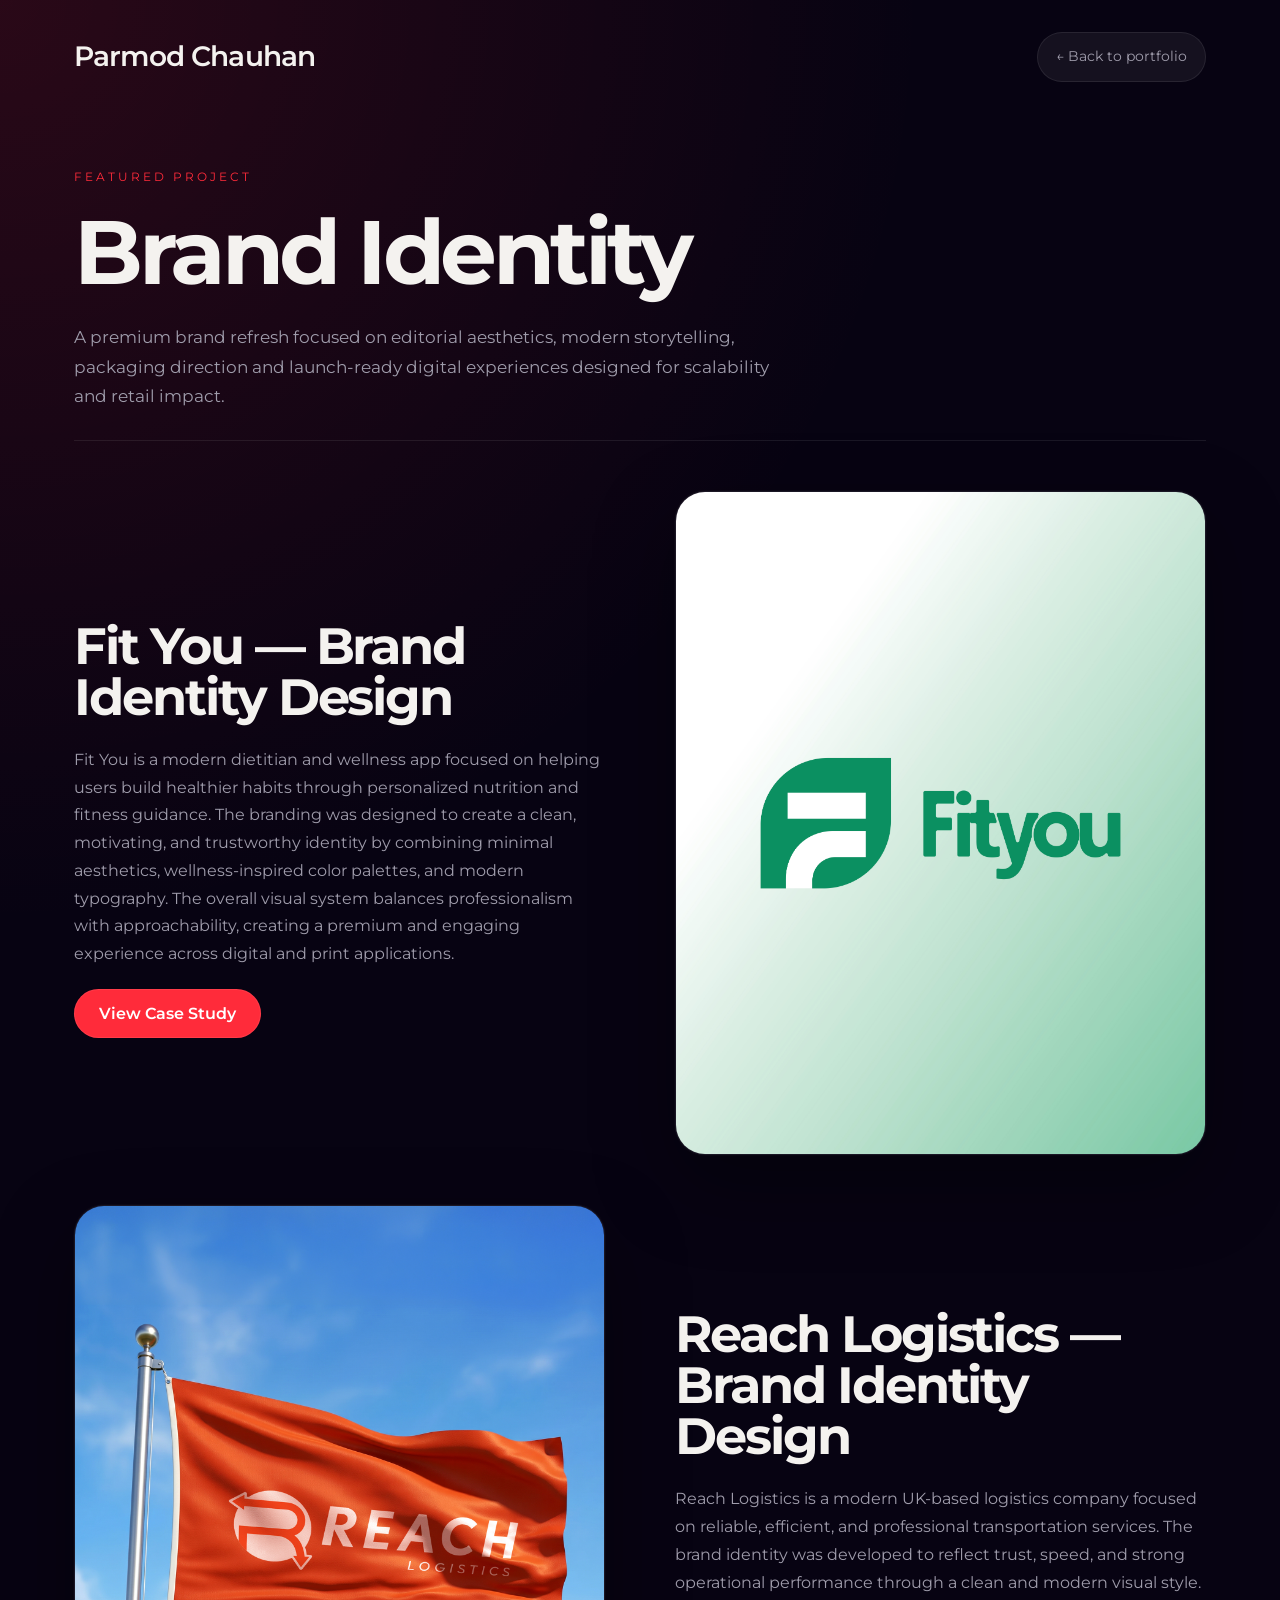
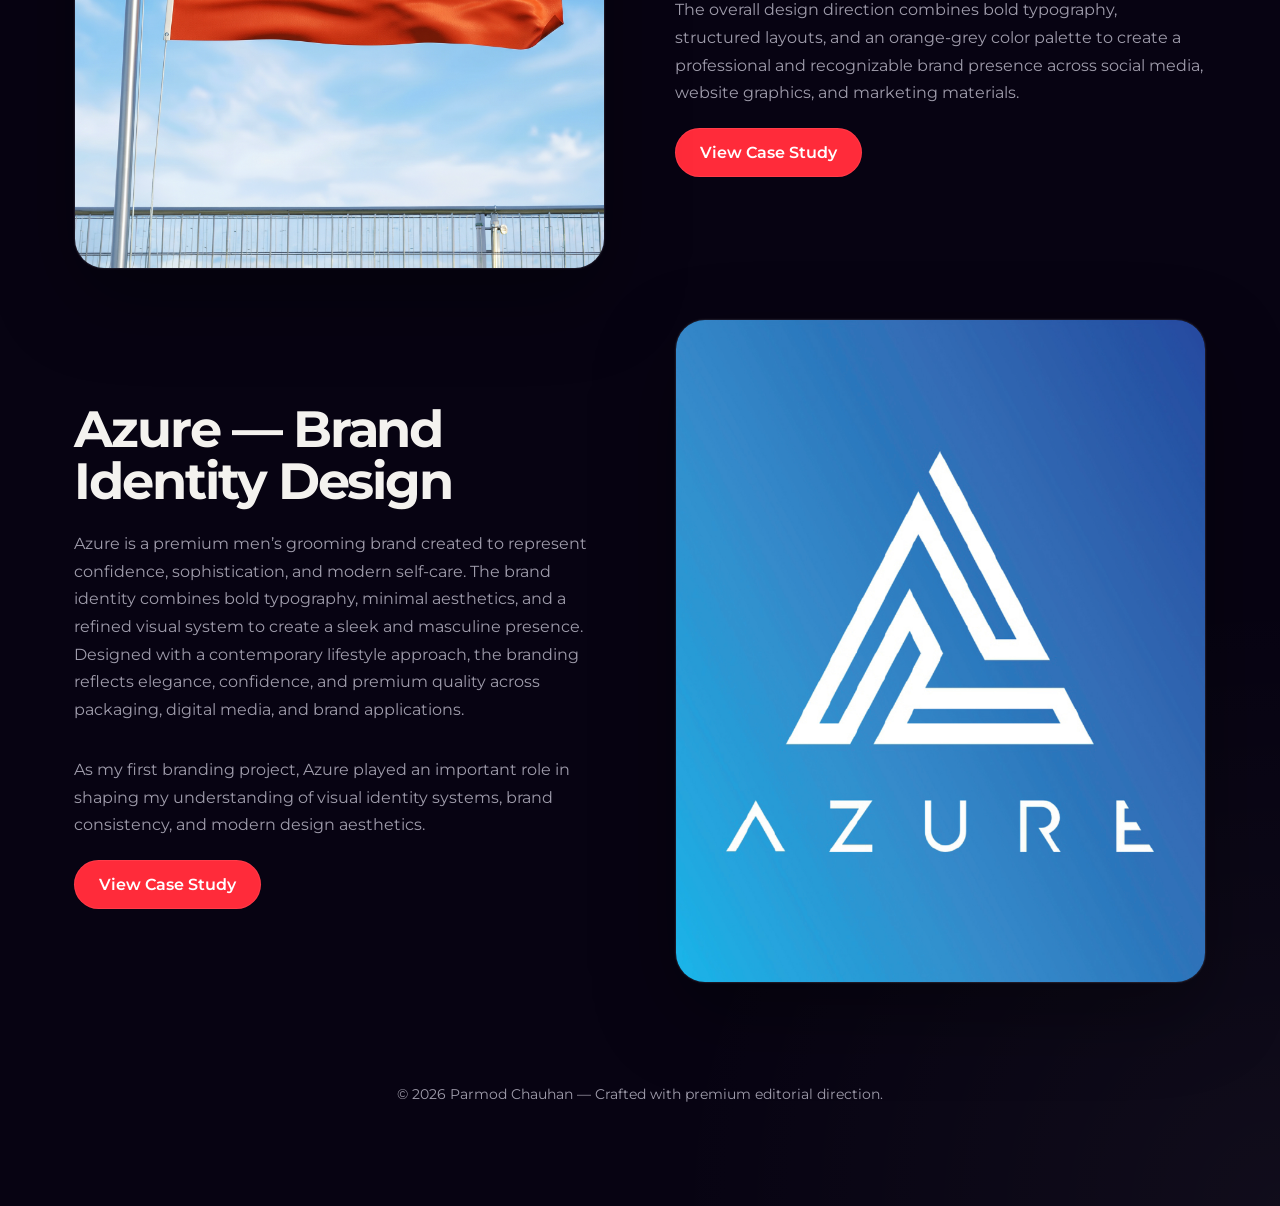
<file: parmod-total.html>
<!DOCTYPE html>
<html lang="en">
<head>
  <meta charset="UTF-8" />
  <meta name="viewport" content="width=device-width, initial-scale=1.0" />

  <title>Parmod Chauhan — Brand Case Study</title>

  <link rel="preconnect" href="https://fonts.googleapis.com" />
  <link rel="preconnect" href="https://fonts.gstatic.com" crossorigin />

  <link href="https://fonts.googleapis.com/css2?family=Montserrat:wght@300;400;500;600;700;800&display=swap" rel="stylesheet" />

  <style>
    :root {
      --bg: #070312;
      --surface: #11111d;
      --surface-light: #181829;
      --text: #f4f2ef;
      --muted: #9f9cab;
      --accent: #ff2b3a;
      --border: rgba(255,255,255,0.08);

      --radius: 28px;
      --max-width: 1180px;
    }

    * {
      margin: 0;
      padding: 0;
      box-sizing: border-box;
    }

    body {
      background:
        radial-gradient(circle at top left, rgba(255,43,58,0.14), transparent 30%),
        radial-gradient(circle at bottom right, rgba(255,255,255,0.04), transparent 20%),
        var(--bg);

      color: var(--text);
      font-family: "Montserrat", sans-serif;
      line-height: 1.7;
      overflow-x: hidden;
    }

    img {
      max-width: 100%;
      display: block;
    }

    a {
      text-decoration: none;
      color: inherit;
    }

    .container {
      max-width: var(--max-width);
      margin: auto;
      padding: 32px 24px 100px;
    }

    /* HEADER */

    .header {
      display: flex;
      justify-content: space-between;
      align-items: center;
      margin-bottom: 80px;
    }

    .logo {
      font-family: "Montserrat", sans-serif;
      font-size: 28px;
      font-weight: 600;
      letter-spacing: -0.03em;
    }

    .back-btn {
      padding: 12px 18px;
      border-radius: 999px;
      background: rgba(255,255,255,0.06);
      border: 1px solid var(--border);
      color: var(--muted);
      transition: 0.3s ease;
      font-size: 14px;
    }

    .back-btn:hover {
      color: white;
      transform: translateY(-2px);
      background: rgba(255,255,255,0.09);
    }

    /* HERO */

    .hero {
      padding-bottom: 30px;
      border-bottom: 1px solid var(--border);
    }

    .hero-tag {
      color: var(--accent);
      text-transform: uppercase;
      letter-spacing: 0.25em;
      font-size: 12px;
      margin-bottom: 22px;
      display: inline-block;
    }

    .hero h1 {
      font-family: "Montserrat", sans-serif;
      font-size: clamp(3rem, 7vw, 6rem);
      line-height: 0.95;
      margin-bottom: 28px;
      letter-spacing: -0.05em;
      max-width: 900px;
    }

    .hero p {
      max-width: 720px;
      color: var(--muted);
      font-size: 1.08rem;
    }

    .hero-actions {
      margin-top: 40px;
      display: flex;
      gap: 16px;
      flex-wrap: wrap;
    }

    .btn {
      padding: 14px 24px;
      border-radius: 999px;
      border: 1px solid var(--border);
      transition: 0.3s ease;
      font-weight: 600;
    }

    .btn-primary {
      background: var(--accent);
      color: white;
    }

    .btn-primary:hover {
      transform: translateY(-3px);
    }

    .btn-secondary {
      background: rgba(255,255,255,0.06);
      color: white;
    }

    .btn-secondary:hover {
      background: rgba(255,255,255,0.1);
      transform: translateY(-3px);
    }

    /* SECTION */

    .section {
      padding-top: 50px;
    }

    .section-row {
      display: grid;
      grid-template-columns: 1fr 1fr;
      gap: 70px;
      align-items: center;
    }

    .section-row.reverse .section-image {
      order: -1;
    }

    .section-label {
      color: var(--muted);
      text-transform: uppercase;
      letter-spacing: 0.24em;
      font-size: 12px;
      margin-bottom: 18px;
      display: inline-block;
    }

    .section-content h2 {
      font-family: "Montserrat", sans-serif;
      font-size: clamp(2rem, 4vw, 4rem);
      line-height: 1;
      margin-bottom: 24px;
      letter-spacing: -0.04em;
    }

    .section-content p {
      color: var(--muted);
      margin-bottom: 32px;
      font-size: 1.02rem;
    }

    /* IMAGE */

    .section-image {
      position: relative;
    }

    .section-image img {
      border-radius: 30px;
      aspect-ratio: 4 / 5;
      object-fit: cover;
      border: 1px solid var(--border);
      box-shadow:
        0 30px 80px rgba(0,0,0,0.35),
        0 0 0 1px rgba(255,255,255,0.02);
    }

    /* CARDS */

    .cards {
      display: grid;
      grid-template-columns: repeat(2, minmax(0,1fr));
      gap: 22px;
      margin-top: 24px;
    }

    .card {
      background: linear-gradient(
        180deg,
        rgba(255,255,255,0.05),
        rgba(255,255,255,0.02)
      );

      border: 1px solid var(--border);
      border-radius: 24px;
      padding: 28px;
      transition: 0.35s ease;
      backdrop-filter: blur(10px);
    }

    .card:hover {
      transform: translateY(-6px);
      border-color: rgba(255,43,58,0.4);
    }

    .card h3 {
      font-size: 1.2rem;
      margin-bottom: 14px;
    }

    .card p {
      color: var(--muted);
      font-size: 0.96rem;
      margin-bottom: 18px;
    }

    .card small {
      color: rgba(255,255,255,0.45);
      font-size: 0.85rem;
    }

    /* FOOTER */

    .footer {
      padding-top: 100px;
      text-align: center;
      color: var(--muted);
      font-size: 14px;
    }

    /* RESPONSIVE */

    @media (max-width: 960px) {

      .section-row {
        grid-template-columns: 1fr;
        gap: 50px;
      }

      .section-row.reverse .section-image {
        order: 0;
      }

      .cards {
        grid-template-columns: 1fr;
      }

      .hero h1 {
        line-height: 1;
      }
    }

    @media (max-width: 640px) {

      .container {
        padding-inline: 20px;
      }

      .header {
        margin-bottom: 50px;
      }

      .hero {
        padding-bottom: 70px;
      }

      .section {
        padding-top: 80px;
      }
    }
  </style>
</head>

<body>

  <div class="container">

    <!-- HEADER -->

    <header class="header">
      <div class="logo">Parmod Chauhan</div>

      <a href="index.html" class="back-btn">
        ← Back to portfolio
      </a>
    </header>

    <!-- HERO -->

    <section class="hero">

      <span class="hero-tag">Featured Project</span>

      <h1>
        Brand Identity
      </h1>

      <p>
        A premium brand refresh focused on editorial aesthetics,
        modern storytelling, packaging direction and launch-ready
        digital experiences designed for scalability and retail impact.
      </p>

      <!-- <div class="hero-actions">
        <a href="Azure%20presentation%20by%20Parmod.pdf"
           target="_blank"
           class="btn btn-primary">
          View Case Study
        </a>

        <a href="#latest-parent"
           class="btn btn-secondary">
          Explore Project
        </a>
      </div> -->

    </section>

    <!-- SECTION 1 -->

    <section class="section" id="latest-parent">

  <div class="section-row">

    <div class="section-content">

      <!-- <span class="section-label">
        Latest Project
      </span> -->

      <h2>
        Fit You — Brand Identity Design
      </h2>

      <p>
        Fit You is a modern dietitian and wellness app focused on 
        helping users build healthier habits through personalized 
        nutrition and fitness guidance. The branding was designed 
        to create a clean, motivating, and trustworthy identity by 
        combining minimal aesthetics, wellness-inspired color palettes,
        and modern typography. The overall visual system balances
        professionalism with approachability, creating a premium and
        engaging experience across digital and print applications.
      </p>

      <!-- <p>
        The overall experience was designed with a balance of
        luxury aesthetics and functional communication, helping
        the brand scale consistently across packaging, retail,
        presentations and digital platforms.
      </p> -->
      <a href="Fityou%20branding.pdf"
           target="_blank"
           class="btn btn-primary">
          View Case Study
        </a>

    </div>

    <div class="section-image">
      <img
        src="images/Fit you cover.jpg.jpeg"
        alt="Parmod Chauhan brand"
      />
      
    </div>
   

  </div>

</section>

    <!-- SECTION 2 -->

    <section class="section" id="latest-parent">

  <div class="section-row reverse">

    <div class="section-content">


      <h2>
       Reach Logistics — Brand Identity Design
      </h2>

      <p>
       Reach Logistics is a modern UK-based logistics company focused 
       on reliable, efficient, and professional transportation services. 
       The brand identity was developed to reflect trust, speed, and 
       strong operational performance through a clean and modern visual 
       style. The overall design direction combines bold typography, 
       structured layouts, and an orange-grey color palette to create 
       a professional and recognizable brand presence across social media, 
       website graphics, and marketing materials.
      </p>

      <!-- <p>
        The overall experience was designed with a balance of
        luxury aesthetics and functional communication, helping
        the brand scale consistently across packaging, retail,
        presentations and digital platforms.
      </p> -->
      <a href="Final%20reach%20branding.pdf"
           target="_blank"
           class="btn btn-primary">
          View Case Study
        </a>

    </div>

    <div class="section-image">
      <img
        src="images/image.png"
        alt="Parmod Total brand"
      />
      
    </div>
   

  </div>

</section>


  <!-- SECTION 3 -->

   <section class="section" id="latest-parent">

  <div class="section-row">

    <div class="section-content">

      <!-- <span class="section-label">
        Latest Parent
      </span> -->

      <h2>
        Azure — Brand Identity Design
      </h2>

      <p>
        Azure is a premium men’s grooming brand created to 
        represent confidence, sophistication, and modern 
        self-care. The brand identity combines bold typography, 
        minimal aesthetics, and a refined visual system to create 
        a sleek and masculine presence. Designed with a contemporary 
        lifestyle approach, the branding reflects elegance, 
        confidence, and premium quality across packaging, digital 
        media, and brand applications.
        </p>
      <p>
         As my first branding project, Azure played an important role 
         in shaping my understanding of visual identity systems, brand 
         consistency, and modern design aesthetics.
      </p>
      <a href="Azure%20presentation%20by%20Parmod.pdf"
           target="_blank"
           class="btn btn-primary">
          View Case Study
        </a>

    </div>

    <div class="section-image">
      <img
        src="images/Azure-cover.jpg.jpeg"
        alt="Parmod Total brand"
      />
      
    </div>
   

  </div>

</section>

    <!-- FOOTER -->

    <footer class="footer">
      © 2026 Parmod Chauhan — Crafted with premium editorial direction.
    </footer>

  </div>

</body>
</html>
</file>
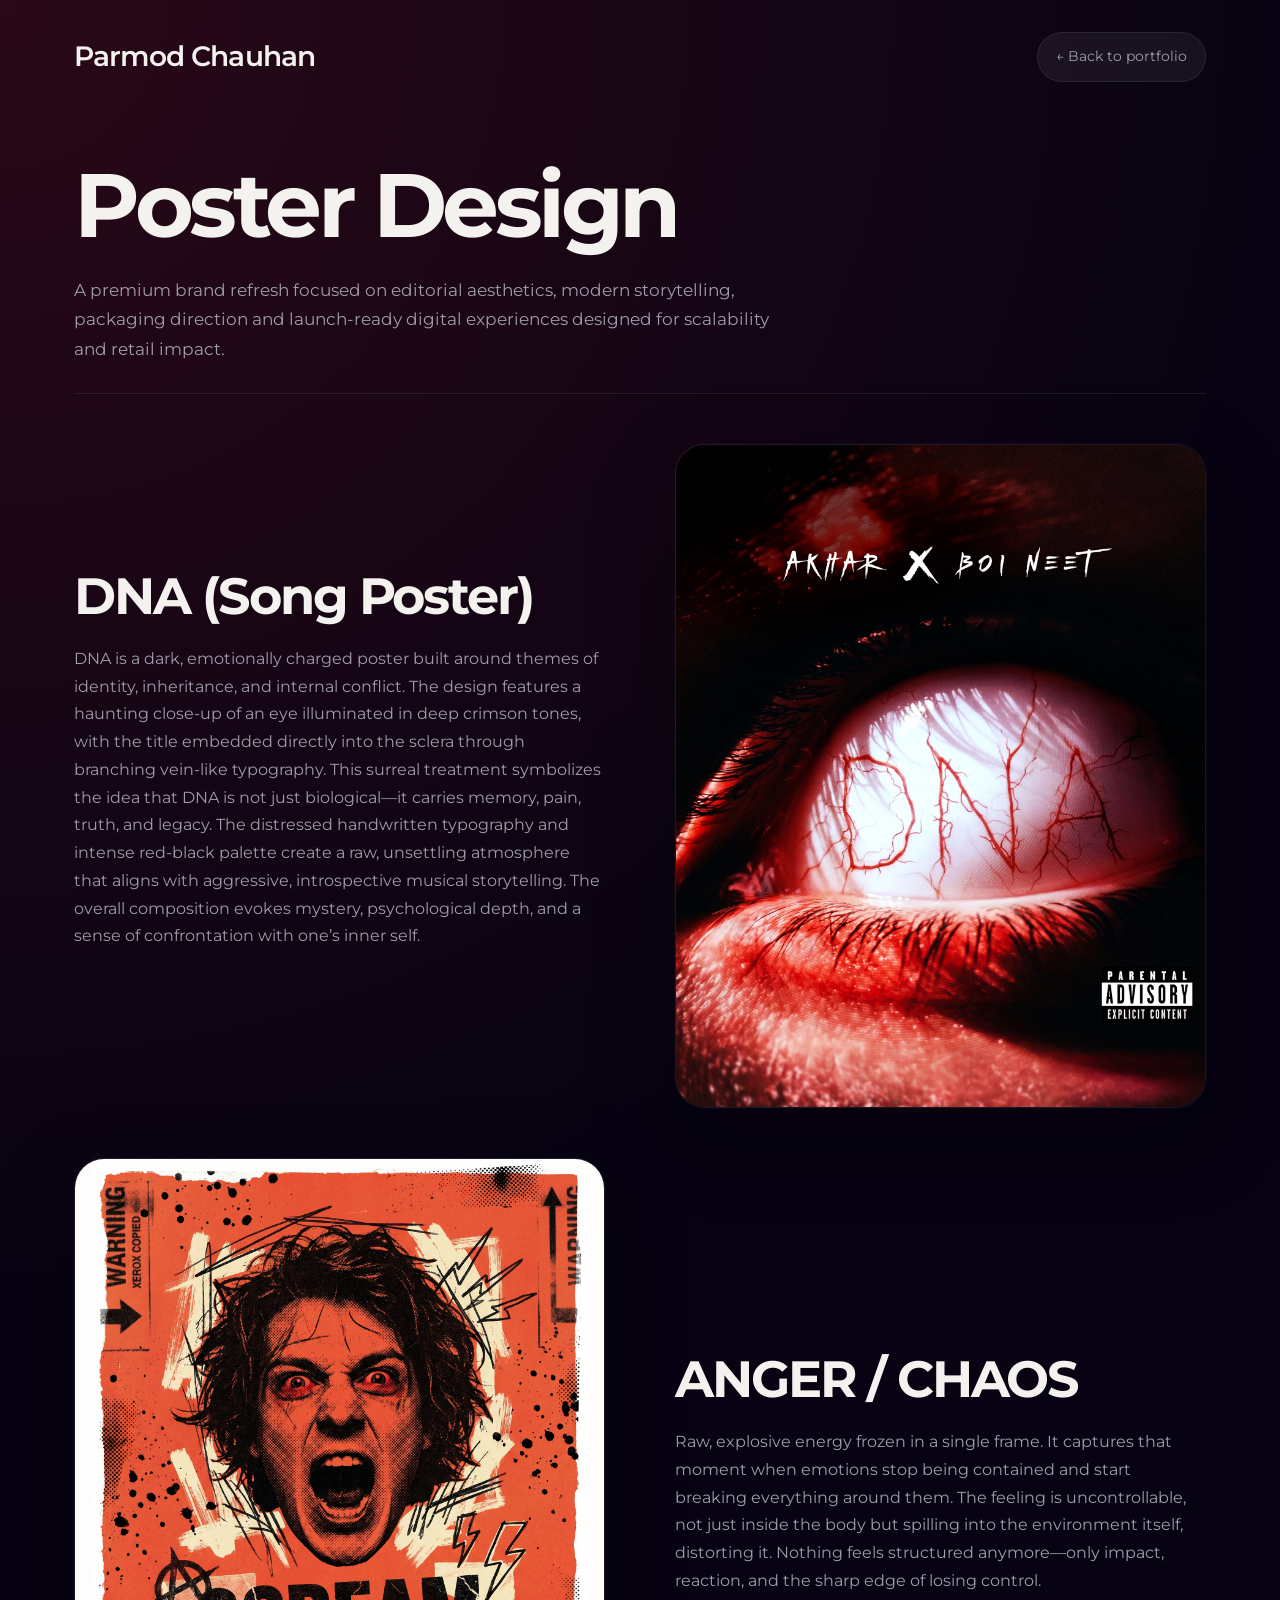
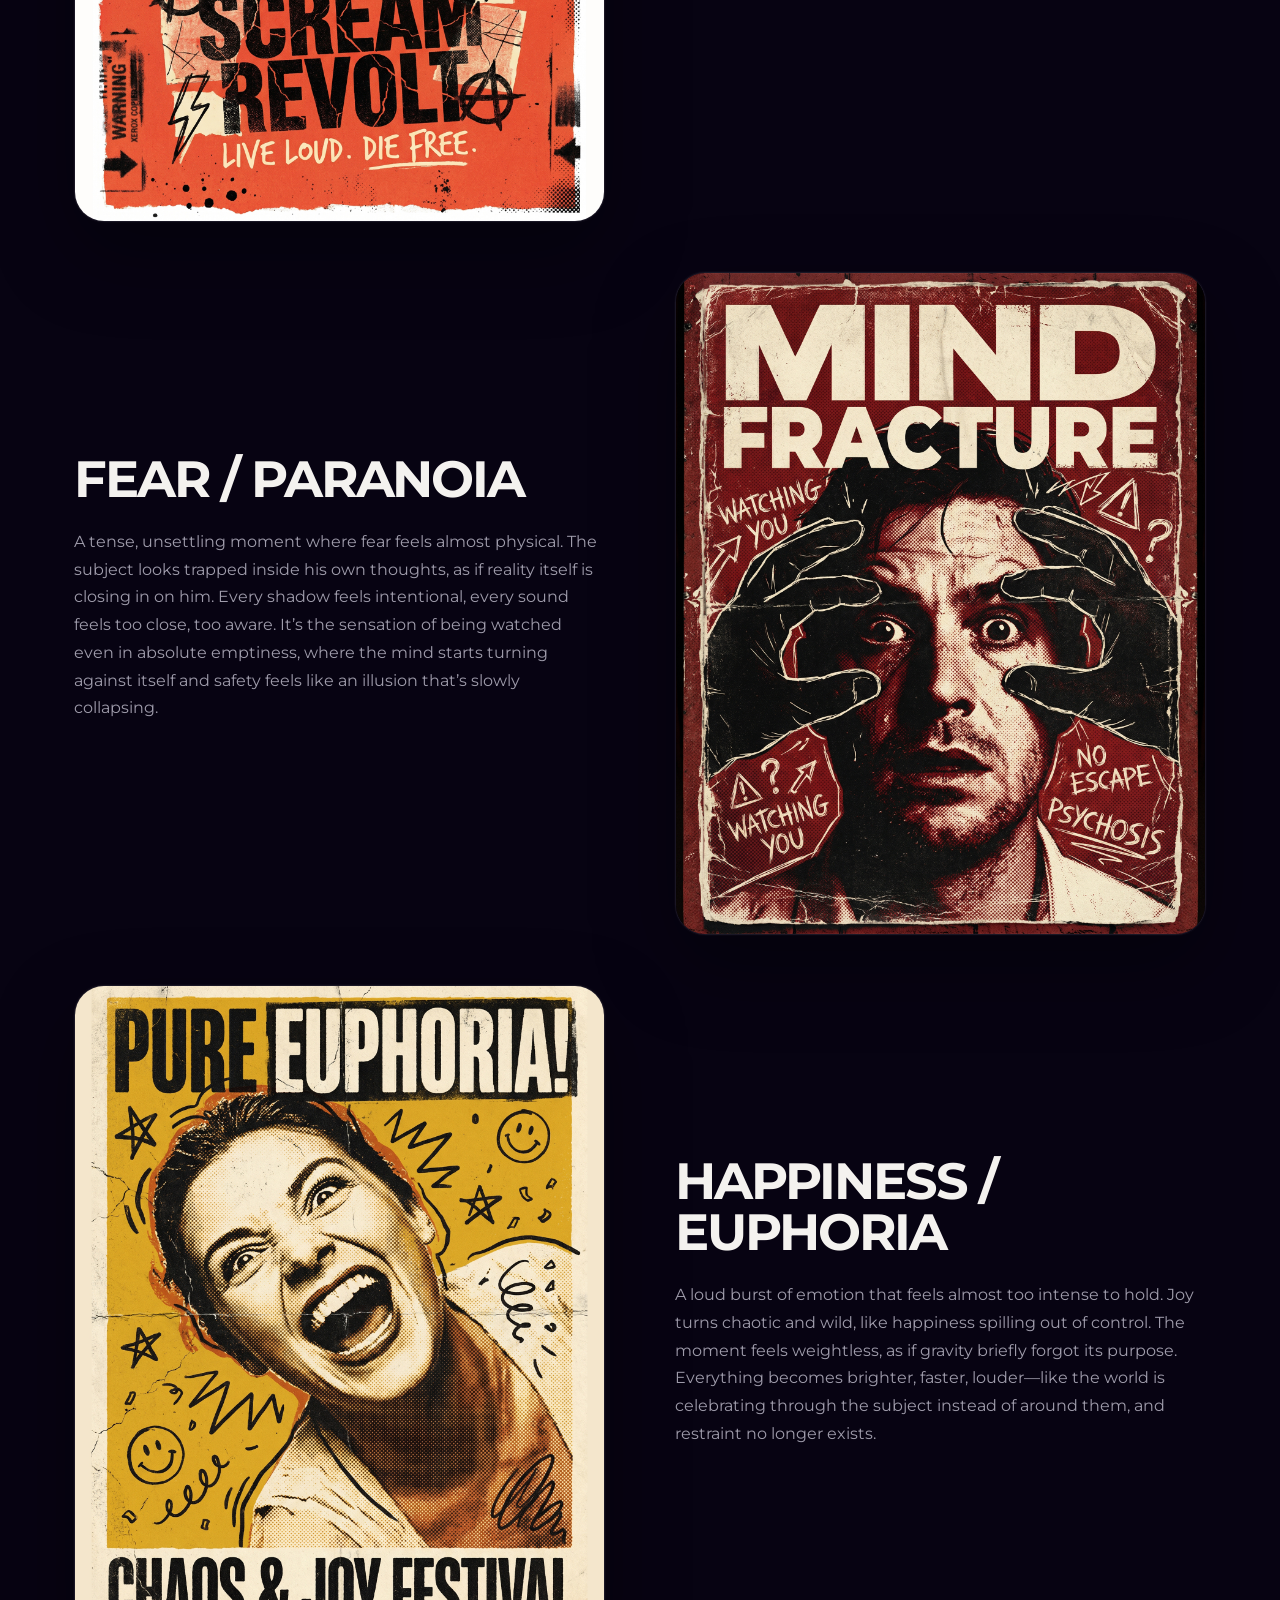
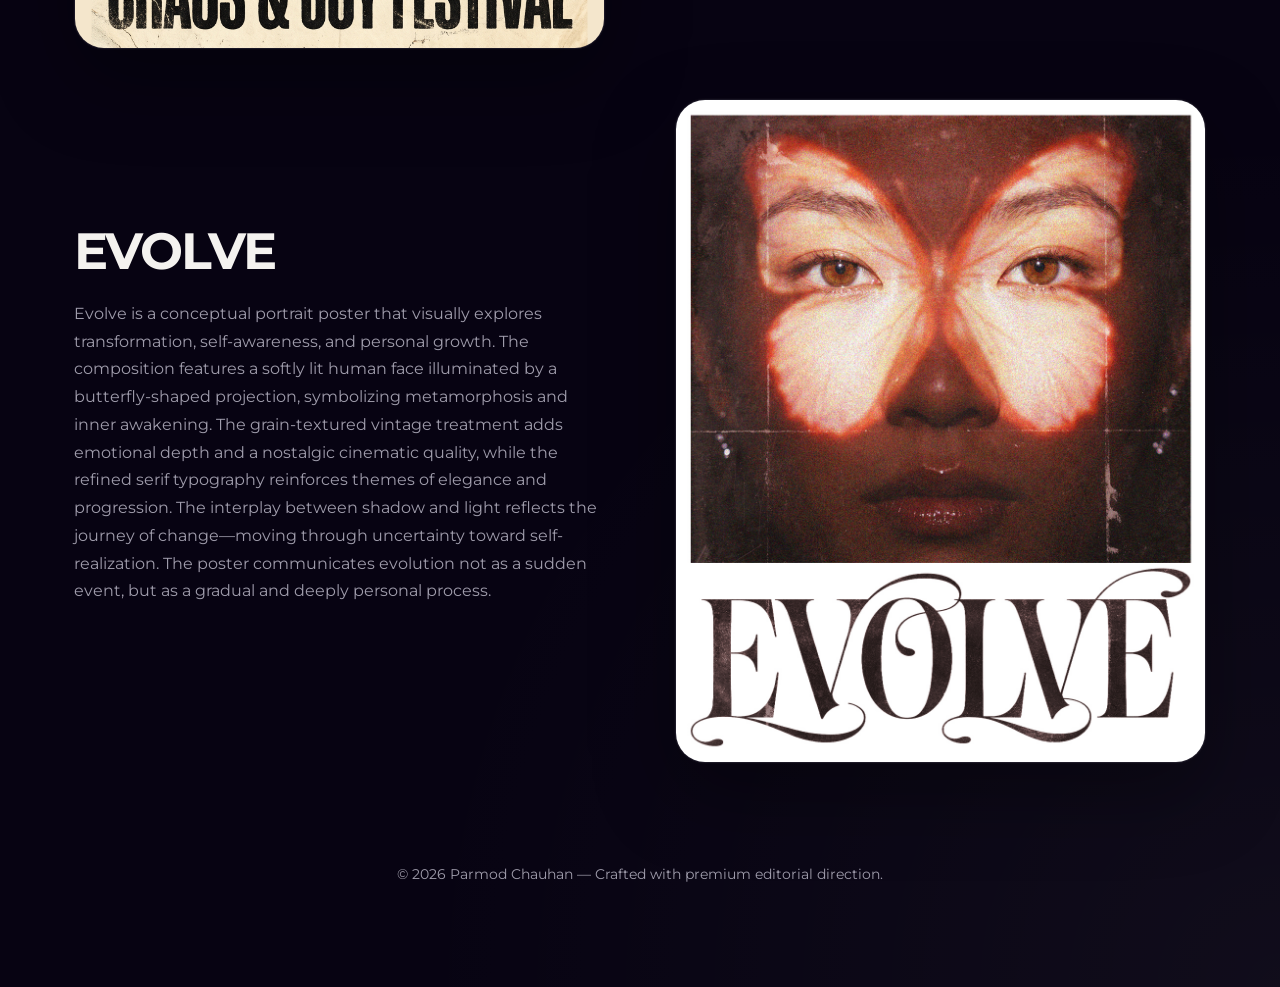
<file: poster_design.html>
<!DOCTYPE html>
<html lang="en">
<head>
  <meta charset="UTF-8" />
  <meta name="viewport" content="width=device-width, initial-scale=1.0" />

  <title>Parmod Chauhan — Brand Case Study</title>

  <link rel="preconnect" href="https://fonts.googleapis.com" />
  <link rel="preconnect" href="https://fonts.gstatic.com" crossorigin />

  <link href="https://fonts.googleapis.com/css2?family=Montserrat:wght@300;400;500;600;700;800&display=swap" rel="stylesheet" />

  <style>
    :root {
      --bg: #070312;
      --surface: #11111d;
      --surface-light: #181829;
      --text: #f4f2ef;
      --muted: #9f9cab;
      --accent: #ff2b3a;
      --border: rgba(255,255,255,0.08);

      --radius: 28px;
      --max-width: 1180px;
    }

    * {
      margin: 0;
      padding: 0;
      box-sizing: border-box;
    }

    body {
      background:
        radial-gradient(circle at top left, rgba(255,43,58,0.14), transparent 30%),
        radial-gradient(circle at bottom right, rgba(255,255,255,0.04), transparent 20%),
        var(--bg);

      color: var(--text);
      font-family: "Montserrat", sans-serif;
      line-height: 1.7;
      overflow-x: hidden;
    }

    img {
      max-width: 100%;
      display: block;
    }

    a {
      text-decoration: none;
      color: inherit;
    }

    .container {
      max-width: var(--max-width);
      margin: auto;
      padding: 32px 24px 100px;
    }

    /* HEADER */

    .header {
      display: flex;
      justify-content: space-between;
      align-items: center;
      margin-bottom: 80px;
    }

    .logo {
      font-family: "Montserrat", sans-serif;
      font-size: 28px;
      font-weight: 600;
      letter-spacing: -0.03em;
    }

    .back-btn {
      padding: 12px 18px;
      border-radius: 999px;
      background: rgba(255,255,255,0.06);
      border: 1px solid var(--border);
      color: var(--muted);
      transition: 0.3s ease;
      font-size: 14px;
    }

    .back-btn:hover {
      color: white;
      transform: translateY(-2px);
      background: rgba(255,255,255,0.09);
    }

    /* HERO */

    .hero {
      padding-bottom: 30px;
      border-bottom: 1px solid var(--border);
    }

    .hero-tag {
      color: var(--accent);
      text-transform: uppercase;
      letter-spacing: 0.25em;
      font-size: 12px;
      margin-bottom: 22px;
      display: inline-block;
    }

    .hero h1 {
      font-family: "Montserrat", sans-serif;
      font-size: clamp(3rem, 7vw, 6rem);
      line-height: 0.95;
      margin-bottom: 28px;
      letter-spacing: -0.05em;
      max-width: 900px;
    }

    .hero p {
      max-width: 720px;
      color: var(--muted);
      font-size: 1.08rem;
    }

    .hero-actions {
      margin-top: 40px;
      display: flex;
      gap: 16px;
      flex-wrap: wrap;
    }

    .btn {
      padding: 14px 24px;
      border-radius: 999px;
      border: 1px solid var(--border);
      transition: 0.3s ease;
      font-weight: 600;
    }

    .btn-primary {
      background: var(--accent);
      color: white;
    }

    .btn-primary:hover {
      transform: translateY(-3px);
    }

    .btn-secondary {
      background: rgba(255,255,255,0.06);
      color: white;
    }

    .btn-secondary:hover {
      background: rgba(255,255,255,0.1);
      transform: translateY(-3px);
    }

    /* SECTION */

    .section {
      padding-top: 50px;
    }

    .section-row {
      display: grid;
      grid-template-columns: 1fr 1fr;
      gap: 70px;
      align-items: center;
    }

    .section-row.reverse .section-image {
      order: -1;
    }

    .section-label {
      color: var(--muted);
      text-transform: uppercase;
      letter-spacing: 0.24em;
      font-size: 12px;
      margin-bottom: 18px;
      display: inline-block;
    }

    .section-content h2 {
      font-family: "Montserrat", sans-serif;
      font-size: clamp(2rem, 4vw, 4rem);
      line-height: 1;
      margin-bottom: 24px;
      letter-spacing: -0.04em;
    }

    .section-content p {
      color: var(--muted);
      margin-bottom: 32px;
      font-size: 1.02rem;
    }

    /* IMAGE */

    .section-image {
      position: relative;
    }

    .section-image img {
      border-radius: 30px;
      aspect-ratio: 4 / 5;
      object-fit: cover;
      border: 1px solid var(--border);
      box-shadow:
        0 30px 80px rgba(0,0,0,0.35),
        0 0 0 1px rgba(255,255,255,0.02);
    }

    /* CARDS */

    .cards {
      display: grid;
      grid-template-columns: repeat(2, minmax(0,1fr));
      gap: 22px;
      margin-top: 24px;
    }

    .card {
      background: linear-gradient(
        180deg,
        rgba(255,255,255,0.05),
        rgba(255,255,255,0.02)
      );

      border: 1px solid var(--border);
      border-radius: 24px;
      padding: 28px;
      transition: 0.35s ease;
      backdrop-filter: blur(10px);
    }

    .card:hover {
      transform: translateY(-6px);
      border-color: rgba(255,43,58,0.4);
    }

    .card h3 {
      font-size: 1.2rem;
      margin-bottom: 14px;
    }

    .card p {
      color: var(--muted);
      font-size: 0.96rem;
      margin-bottom: 18px;
    }

    .card small {
      color: rgba(255,255,255,0.45);
      font-size: 0.85rem;
    }

    /* FOOTER */

    .footer {
      padding-top: 100px;
      text-align: center;
      color: var(--muted);
      font-size: 14px;
    }

    /* RESPONSIVE */

    @media (max-width: 960px) {

      .section-row {
        grid-template-columns: 1fr;
        gap: 50px;
      }

      .section-row.reverse .section-image {
        order: 0;
      }

      .cards {
        grid-template-columns: 1fr;
      }

      .hero h1 {
        line-height: 1;
      }
    }

    @media (max-width: 640px) {

      .container {
        padding-inline: 20px;
      }

      .header {
        margin-bottom: 50px;
      }

      .hero {
        padding-bottom: 70px;
      }

      .section {
        padding-top: 80px;
      }
    }
  </style>
</head>

<body>

  <div class="container">

    <!-- HEADER -->

    <header class="header">
      <div class="logo">Parmod Chauhan</div>

      <a href="index.html" class="back-btn">
        ← Back to portfolio
      </a>
    </header>

    <!-- HERO -->

    <section class="hero">

      <!-- <span class="hero-tag">Featured Project</span> -->

      <h1>
        Poster Design
      </h1>

      <p>
        A premium brand refresh focused on editorial aesthetics,
        modern storytelling, packaging direction and launch-ready
        digital experiences designed for scalability and retail impact.
      </p>

      <!-- <div class="hero-actions">
        <a href="Azure%20presentation%20by%20Parmod.pdf"
           target="_blank"
           class="btn btn-primary">
          View Case Study
        </a>

        <a href="#latest-parent"
           class="btn btn-secondary">
          Explore Project
        </a>
      </div> -->

    </section>

    <!-- SECTION 1 -->

    <section class="section" id="latest-parent">

  <div class="section-row">

    <div class="section-content">

      <!-- <span class="section-label">
        Latest Project
      </span> -->

      <h2>
        DNA (Song Poster)
      </h2>

      <p>
       DNA is a dark, emotionally charged poster built around themes of identity, inheritance, and internal conflict. The design features a haunting close-up of an eye illuminated in deep crimson tones, with the title embedded directly into the sclera through branching vein-like typography. This surreal treatment symbolizes the idea that DNA is not just biological—it carries memory, pain, truth, and legacy.
The distressed handwritten typography and intense red-black palette create a raw, unsettling atmosphere that aligns with aggressive, introspective musical storytelling. The overall composition evokes mystery, psychological depth, and a sense of confrontation with one’s inner self.
      </p>

      <!-- <p>
        The overall experience was designed with a balance of
        luxury aesthetics and functional communication, helping
        the brand scale consistently across packaging, retail,
        presentations and digital platforms.
      </p> -->
      <!-- <a href="Fityou%20branding.pdf"
           target="_blank"
           class="btn btn-primary">
          View Case Study
        </a> -->

    </div>

    <div class="section-image">
      <img
        src="images/Dna1.jpg.jpeg"
        alt="Poster Design"
      />
      
    </div>
   

  </div>

</section>

    <!-- SECTION 2 -->

    <section class="section" id="latest-parent">

  <div class="section-row reverse">

    <div class="section-content">


      <h2>
       ANGER / CHAOS
      </h2>

      <p>
       Raw, explosive energy frozen in a single frame. It captures that moment when emotions stop being contained and start breaking everything around them. The feeling is uncontrollable, not just inside the body but spilling into the environment itself, distorting it. Nothing feels structured anymore—only impact, reaction, and the sharp edge of losing control.
      </p>

      <!-- <p>
        The overall experience was designed with a balance of
        luxury aesthetics and functional communication, helping
        the brand scale consistently across packaging, retail,
        presentations and digital platforms.
      </p> -->
      <!-- <a href="Final%20reach%20branding.pdf"
           target="_blank"
           class="btn btn-primary">
          View Case Study
        </a> -->

    </div>

    <div class="section-image">
      <img
        src="images/Anger.jpg (1).jpeg"
        alt="Parmod Total brand"
      />
      
    </div>
   

  </div>

</section>


  <!-- SECTION 3 -->

   <section class="section" id="latest-parent">

  <div class="section-row">

    <div class="section-content">

      <!-- <span class="section-label">
        Latest Parent
      </span> -->

      <h2>
        FEAR / PARANOIA
      </h2>

      <p>
        A tense, unsettling moment where fear feels almost physical. The subject looks trapped inside his own thoughts, as if reality itself is closing in on him. Every shadow feels intentional, every sound feels too close, too aware. It’s the sensation of being watched even in absolute emptiness, where the mind starts turning against itself and safety feels like an illusion that’s slowly collapsing.
        </p>
      <!-- <p>
         As my first branding project, Azure played an important role 
         in shaping my understanding of visual identity systems, brand 
         consistency, and modern design aesthetics.
      </p> -->
      <!-- <a href="Azure%20presentation%20by%20Parmod.pdf"
           target="_blank"
           class="btn btn-primary">
          View Case Study
        </a> -->

    </div>

    <div class="section-image">
      <img
        src="images/f.jpg.jpeg"
        alt="Parmod Total brand"
      />
      
    </div>
   

  </div>
  

</section>

<!-- SECTION 4 -->

    <section class="section" id="latest-parent">

  <div class="section-row reverse">

    <div class="section-content">


      <h2>
       HAPPINESS / EUPHORIA
      </h2>

      <p>
       A loud burst of emotion that feels almost too intense to hold. Joy turns chaotic and wild, like happiness spilling out of control. The moment feels weightless, as if gravity briefly forgot its purpose. Everything becomes brighter, faster, louder—like the world is celebrating through the subject instead of around them, and restraint no longer exists.
      </p>

      <!-- <p>
        The overall experience was designed with a balance of
        luxury aesthetics and functional communication, helping
        the brand scale consistently across packaging, retail,
        presentations and digital platforms.
      </p> -->
      <!-- <a href="Final%20reach%20branding.pdf"
           target="_blank"
           class="btn btn-primary">
          View Case Study
        </a> -->

    </div>

    <div class="section-image">
      <img
        src="images/joy.jpg.jpeg"
        alt="Parmod Total brand"
      />
      
    </div>
   

  </div>

</section>

<!-- SECTION 5 -->

   <section class="section" id="latest-parent">

  <div class="section-row">

    <div class="section-content">

      <!-- <span class="section-label">
        Latest Parent
      </span> -->

      <h2>
        EVOLVE
      </h2>

      <p>
        Evolve is a conceptual portrait poster that visually explores transformation, self-awareness, and personal growth. The composition features a softly lit human face illuminated by a butterfly-shaped projection, symbolizing metamorphosis and inner awakening.
The grain-textured vintage treatment adds emotional depth and a nostalgic cinematic quality, while the refined serif typography reinforces themes of elegance and progression. The interplay between shadow and light reflects the journey of change—moving through uncertainty toward self-realization.
The poster communicates evolution not as a sudden event, but as a gradual and deeply personal process.
        </p>
      <!-- <p>
         As my first branding project, Azure played an important role 
         in shaping my understanding of visual identity systems, brand 
         consistency, and modern design aesthetics.
      </p> -->
      <!-- <a href="Azure%20presentation%20by%20Parmod.pdf"
           target="_blank"
           class="btn btn-primary">
          View Case Study
        </a> -->

    </div>

    <div class="section-image">
      <img
        src="images/Evolve.jpg.jpeg"
        alt="Parmod Total brand"
      />
      
    </div>
   

  </div>
  

</section>

    <!-- FOOTER -->

    <footer class="footer">
      © 2026 Parmod Chauhan — Crafted with premium editorial direction.
    </footer>

  </div>

</body>
</html>
</file>
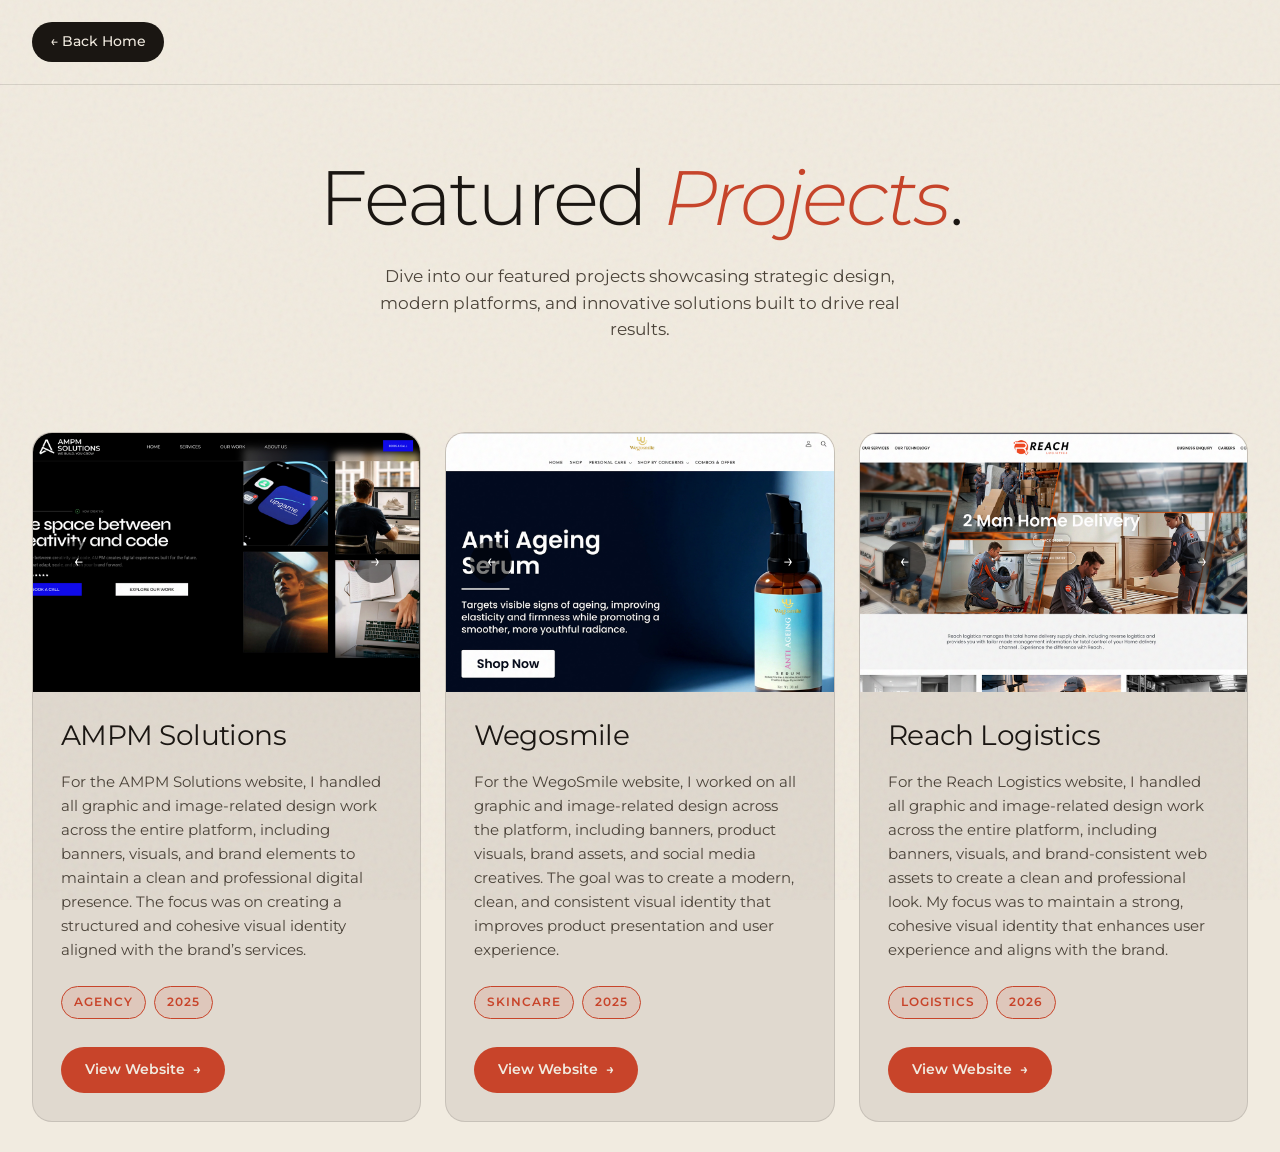
<file: projects.html>
<!DOCTYPE html>
<html lang="en">
<head>
<meta charset="UTF-8" />
<meta name="viewport" content="width=device-width, initial-scale=1.0" />
<title>Projects — Stormi Porto Portfolio</title>
<meta name="description" content="Explore featured projects and case studies." />

<link rel="preconnect" href="https://fonts.googleapis.com" />
<link rel="preconnect" href="https://fonts.gstatic.com" crossorigin />
<link href="https://fonts.googleapis.com/css2?family=Montserrat:wght@300;400;500;600;700;800&display=swap" rel="stylesheet" />

<style>
/* ============================================================
   TOKENS & RESET
============================================================ */
*, *::before, *::after { box-sizing: border-box; margin: 0; padding: 0; }
:root {
  --bg: #f1ebe0;
  --bg-2: #ebe4d6;
  --ink: #1a1612;
  --ink-2: #4b4339;
  --muted: #7a6f60;
  --accent: #c8442a;
  --accent-2: #e26d3f;
  --line: rgba(26, 22, 18, 0.12);
  --serif: 'Montserrat', sans-serif;
  --sans: 'Montserrat', sans-serif;
  --maxw: 1320px;
  --ease: cubic-bezier(0.65, 0.05, 0.36, 1);
  --ease-out: cubic-bezier(0.22, 1, 0.36, 1);
}
html { scroll-behavior: smooth; }
@media (prefers-reduced-motion: reduce) { html { scroll-behavior: auto; } }
body {
  background: var(--bg);
  color: var(--ink);
  font-family: "Montserrat", sans-serif;
  font-size: 16px;
  line-height: 1.55;
  -webkit-font-smoothing: antialiased;
  overflow-x: hidden;
}
img { display: block; max-width: 100%; }
a { color: inherit; text-decoration: none; }
button { background: none; border: 0; cursor: pointer; font: inherit; color: inherit; }

/* GRAIN */
body::before {
  content: '';
  position: fixed; inset: 0;
  pointer-events: none; z-index: 250;
  opacity: 0.06;
  background-image: url("data:image/svg+xml;utf8,<svg viewBox='0 0 200 200' xmlns='http://www.w3.org/2000/svg'><filter id='n'><feTurbulence type='fractalNoise' baseFrequency='0.9' numOctaves='3' stitchTiles='stitch'/></filter><rect width='100%25' height='100%25' filter='url(%23n)'/></svg>");
  mix-blend-mode: multiply;
}

/* HEADER */
.header {
  position: fixed; top: 0; left: 0; right: 0;
  z-index: 90;
  padding: 22px 0;
  background: rgba(241, 235, 224, 0.95);
  backdrop-filter: blur(14px);
  border-bottom: 1px solid var(--line);
}

.header-inner {
  display: flex;
  align-items: center;
  justify-content: space-between;
  max-width: var(--maxw);
  margin: 0 auto;
  padding: 0 32px;
  gap: 32px;
}

.logo {
  font-family: "Montserrat", sans-serif;
  font-size: 24px;
  font-weight: 500;
  font-style: italic;
  letter-spacing: -0.02em;
  display: flex;
  align-items: center;
  gap: 6px;
}

.back-link {
  padding: 9px 18px;
  border-radius: 999px;
  font-size: 14px;
  font-weight: 500;
  color: var(--ink);
  background: var(--ink);
  color: var(--bg);
  transition: all 0.3s var(--ease-out);
}

.back-link:hover {
  transform: translateY(-2px);
  background: var(--accent);
}

/* LAYOUT */
.wrap { max-width: var(--maxw); margin: 0 auto; padding: 0 32px; position: relative; }
@media (max-width: 720px) { .wrap { padding: 0 20px; } }

/* SECTION HEAD */
section { padding: 30px 0; position: relative; }
.eyebrow {
  font-size: 12px;
  text-transform: uppercase;
  letter-spacing: 0.18em;
  color: var(--muted);
  font-weight: 600;
  display: inline-flex;
  align-items: center;
  gap: 10px;
  margin-bottom: 24px;
}
.eyebrow::before { content: ''; width: 28px; height: 1px; background: var(--muted); }
h1, h2 {
  font-family: "Montserrat", sans-serif;
  font-weight: 300;
  font-size: clamp(40px, 6vw, 88px);
  line-height: 0.98;
  letter-spacing: -0.035em;
}
h1 em, h2 em {
  font-style: italic;
  color: var(--accent);
}

/* HERO */
.hero {
  padding: 160px 0 60px;
  text-align: center;
}
.hero h1 {
  margin-bottom: 28px;
}
.hero-sub {
  max-width: 580px;
  margin: 0 auto;
  font-size: 17px;
  color: var(--ink-2);
}

/* PROJECTS SECTION */
.projects-head {
  display: flex;
  justify-content: space-between;
  align-items: end;
  gap: 40px;
  margin-bottom: 60px;
}

.projects-grid {
  display: grid;
  grid-template-columns: 1fr 1fr 1fr;
  gap: 24px;
}

.project-card {
  display: flex;
  flex-direction: column;
  background: rgba(26, 22, 18, 0.08);
  border: 1px solid var(--line);
  border-radius: 20px;
  overflow: hidden;
  transition: all 0.35s var(--ease);
}

.project-card:hover {
  background: rgba(26, 22, 18, 0.12);
  border-color: var(--accent);
  transform: translateY(-8px);
  box-shadow: 0 20px 50px rgba(200, 68, 42, 0.15);
}

.project-slider {
  position: relative;
  overflow: hidden;
  background: var(--bg-2);
  padding: 0;
}

.slides {
  position: relative;
}

.project-slider {
  position: relative;
  overflow: hidden;
  background: var(--bg-2);
  padding: 0;
}

.slide {
  width: 100%;
  height: 100%;
  object-fit: cover;
  border-radius: 0;
  display: none;
  transition: opacity 0.4s ease;
}

.slide.active {
  display: block;
}

.project-card:hover .slide.active {
  transform: scale(1.03);
  filter: saturate(1.1);
}

.slide-btn {
  position: absolute;
  top: 50%;
  transform: translateY(-50%);
  width: 42px;
  height: 42px;
  border-radius: 50%;
  background: rgba(0,0,0,0.5);
  color: white;
  font-size: 18px;
  z-index: 5;
  transition: 0.3s;
}

.slide-btn:hover {
  background: var(--accent);
}

.prev {
  left: 24px;
}

.next {
  right: 24px;
}

.project-description {
  padding: 28px;
  display: flex;
  flex-direction: column;
  gap: 12px;
}

.project-description h3 {
  font-family: "Montserrat", sans-serif;
  font-weight: 400;
  font-size: 28px;
  letter-spacing: -0.02em;
  line-height: 1.1;
  color: var(--ink);
}

.project-description p {
  font-size: 15px;
  color: var(--ink-2);
  line-height: 1.6;
  margin-top: 8px;
}

.project-card .project-tags {
  display: flex;
  gap: 8px;
  margin-top: 12px;
}

.project-card .project-tags span {
  display: inline-block;
  padding: 6px 12px;
  background: rgba(200, 68, 42, 0.12);
  color: var(--accent);
  font-size: 12px;
  border-radius: 999px;
  border: 1px solid var(--accent);
  font-weight: 600;
  text-transform: uppercase;
  letter-spacing: 0.08em;
}

.project-btn {
  align-self: flex-start;
  margin-top: 16px;
  padding: 12px 24px;
  background: var(--accent);
  color: var(--bg);
  border-radius: 999px;
  font-weight: 600;
  font-size: 14px;
  transition: all 0.3s var(--ease);
  display: inline-flex;
  align-items: center;
  gap: 8px;
}

.project-btn:hover {
  background: var(--accent-2);
  transform: translateX(4px);
}

/* TESTIMONIALS */
.testi-card {
  background: rgba(26, 22, 18, 0.06);
  border: 1px solid var(--line);
  border-radius: 28px;
  padding: 60px 48px;
  text-align: center;
  position: relative;
}

.testi-stage {
  position: relative;
  min-height: 200px;
}

.testi-slide {
  position: absolute;
  inset: 0;
  opacity: 0;
  transition: opacity 0.5s var(--ease-out);
}

.testi-slide.active {
  opacity: 1;
  position: static;
}

.testi-quote {
  font-family: "Montserrat", sans-serif;
  font-size: 28px;
  line-height: 1.4;
  letter-spacing: -0.02em;
  font-weight: 300;
  font-variation-settings: "SOFT" 50;
  margin-bottom: 24px;
}

.testi-quote em {
  font-style: italic;
  color: var(--accent);
}

.testi-author {
  font-size: 14px;
  color: var(--ink-2);
  font-weight: 500;
}

.testi-dots {
  display: flex;
  justify-content: center;
  gap: 12px;
  margin-top: 40px;
}

.testi-dots button {
  width: 10px;
  height: 10px;
  border-radius: 50%;
  background: rgba(26, 22, 18, 0.2);
  transition: all 0.3s var(--ease);
  cursor: pointer;
}

.testi-dots button.active {
  background: var(--accent);
  transform: scale(1.3);
}

/* RESPONSIVE */
@media (max-width: 880px) {
  section { padding: 80px 0; }
  .projects-grid { grid-template-columns: 1fr 1fr; }
  h1, h2 { font-size: clamp(32px, 5vw, 64px); }
}

@media (max-width: 640px) {
  section { padding: 60px 0; }
  .projects-grid { grid-template-columns: 1fr; }
  .project-images { grid-template-columns: 1fr; }
  .project-images img { height: 220px; }
  .testi-card { padding: 40px 24px; }
  .testi-quote { font-size: 22px; }
  .header-inner { padding: 0 20px; }
}
</style>
</head>

<body>

<header class="header">
  <div class="header-inner">
    <a href="index.html" class="back-link">← Back Home</a>
  </div>
</header>

<section class="hero" style="padding-top: 160px;">
  <div class="wrap">
    <!-- <span class="eyebrow">Featured projects</span> -->
    <h1>Featured <em>Projects</em>.</h1>
    <p class="hero-sub">Dive into our featured projects showcasing strategic design, modern platforms, and innovative solutions built to drive real results.</p>
  </div>
</section>

<!-- FEATURED PROJECTS -->
<section id="featured-projects">
  <div class="wrap">
    <div class="projects-grid reveal-stagger">
      <!-- AMPM Solutions Project -->
      <div class="project-card">
        <div class="project-slider">
  <div class="slides">
    <img class="slide active" src="images/Ampm-1-.jpg.jpeg" alt="AMPM Solutions - Image 1" />
    <img class="slide" src="images/Ampm-2-.jpg.jpeg" alt="AMPM Solutions - Image 2" />
  </div>

  <button class="slide-btn prev">←</button>
  <button class="slide-btn next">→</button>
</div>
        <div class="project-description">
          <h3>AMPM Solutions</h3>
          <p>For the AMPM Solutions website, I handled all graphic and image-related design work across the entire platform, including banners, visuals, and brand elements to maintain a clean and professional digital presence.

The focus was on creating a structured and cohesive visual identity aligned with the brand’s services.</p>
          <div class="project-tags">
            <span>Agency</span>
            <span>2025</span>
          </div>
          <a href="https://ampmsol.com/" class="project-btn">View Website <span>→</span></a>
        </div>
      </div>

      <!-- Wegosmile Project -->
      <div class="project-card">
        <div class="project-slider">
  <div class="slides">
    <img class="slide active" src="images/wegosmile.jpg.jpeg" alt="AMPM Solutions - Image 1" />
    <img class="slide" src="images/wegosmile-2-.jpg.jpeg" alt="AMPM Solutions - Image 2" />
  </div>

  <button class="slide-btn prev">←</button>
  <button class="slide-btn next">→</button>
</div>
        <div class="project-description">
          <h3>Wegosmile</h3>
          <p>For the WegoSmile website, I worked on all graphic and image-related design across the platform, including banners, product visuals, brand assets, and social media creatives.

The goal was to create a modern, clean, and consistent visual identity that improves product presentation and user experience.</p>
          <div class="project-tags">
            <span>Skincare</span>
            <span>2025</span>
          </div>
          <a href="https://www.wegosmile.com/" class="project-btn">View Website <span>→</span></a>
        </div>
      </div>

      <!-- Reach Logistics Project -->
      <div class="project-card">
        <div class="project-slider">
  <div class="slides">
    <img class="slide active" src="images/Reach-1.jpg.jpeg" alt="AMPM Solutions - Image 1" />
    <img class="slide" src="images/Reach-2.jpg.jpeg" alt="AMPM Solutions - Image 2" />
  </div>

  <button class="slide-btn prev">←</button>
  <button class="slide-btn next">→</button>
</div>
        <div class="project-description">
          <h3>Reach Logistics</h3>
          <p>For the Reach Logistics website, I handled all graphic and image-related design work across the entire platform, including banners, visuals, and brand-consistent web assets to create a clean and professional look.

My focus was to maintain a strong, cohesive visual identity that enhances user experience and aligns with the brand.</p>
          <div class="project-tags">
            <span>Logistics</span>
            <span>2026</span>
          </div>
          <a href="https://reachlogisticsltd.co.uk/" class="project-btn">View Website <span>→</span></a>
        </div>
      </div>
    </div>
  </div>
</section>



<!-- TESTIMONIALS -->
<!-- <section class="testi" style="padding-top: 80px;">
  <div class="wrap">
    <div style="text-align:center; margin-bottom: 60px;">
      <span class="eyebrow" style="justify-content:center;">Kind words</span>
      <h2>What clients <em>say</em>.</h2>
    </div>
    <div class="testi-card">
      <div class="testi-stage" id="testiStage">
        <div class="testi-slide active">
          <p class="testi-quote">Stormi just <em>gets it</em>. Half the time I didn't even need to brief her — she'd come back with something better than I'd imagined. Hire her before someone else does.</p>
          <p class="testi-author"><strong>Mira Chen</strong> · Founder, Petal &amp; Roam</p>
        </div>
        <div class="testi-slide">
          <p class="testi-quote">Honestly the smoothest design process I've been through. <em>Sharp instincts</em>, zero fluff, ships on time. The new site lifted conversions by 38% in month one.</p>
          <p class="testi-author"><strong>Daniel Ortiz</strong> · CEO, Blanked</p>
        </div>
        <div class="testi-slide">
          <p class="testi-quote">Brought our brand back from the dead. <em>Genuinely magical work</em> — strategic, beautiful, and weirdly fun to work on together.</p>
          <p class="testi-author"><strong>Liv Tanaka</strong> · Creative Lead, Red Label</p>
        </div>
      </div>
      <div class="testi-dots" id="testiDots">
        <button class="active" data-i="0" aria-label="Testimonial 1"></button>
        <button data-i="1" aria-label="Testimonial 2"></button>
        <button data-i="2" aria-label="Testimonial 3"></button>
      </div>
    </div>
  </div>
</section>

<script>
// Testimonials carousel
const testiDots = document.querySelectorAll('#testiDots button');
const testiSlides = document.querySelectorAll('.testi-slide');
const testiStage = document.getElementById('testiStage');

testiDots.forEach(dot => {
  dot.addEventListener('click', () => {
    const index = parseInt(dot.dataset.i);
    testiSlides.forEach(slide => slide.classList.remove('active'));
    testiDots.forEach(d => d.classList.remove('active'));
    testiSlides[index].classList.add('active');
    dot.classList.add('active');
  });
}); -->
<!-- </script> -->
 <script>
document.querySelectorAll('.project-slider').forEach(slider => {

  const slides = slider.querySelectorAll('.slide');
  const nextBtn = slider.querySelector('.next');
  const prevBtn = slider.querySelector('.prev');

  let current = 0;

  function showSlide(index) {
    slides.forEach(slide => {
      slide.classList.remove('active');
    });

    slides[index].classList.add('active');
  }

  nextBtn.addEventListener('click', () => {
    current = (current + 1) % slides.length;
    showSlide(current);
  });

  prevBtn.addEventListener('click', () => {
    current = (current - 1 + slides.length) % slides.length;
    showSlide(current);
  });

});
</script>

</body>
</html>
</file>
